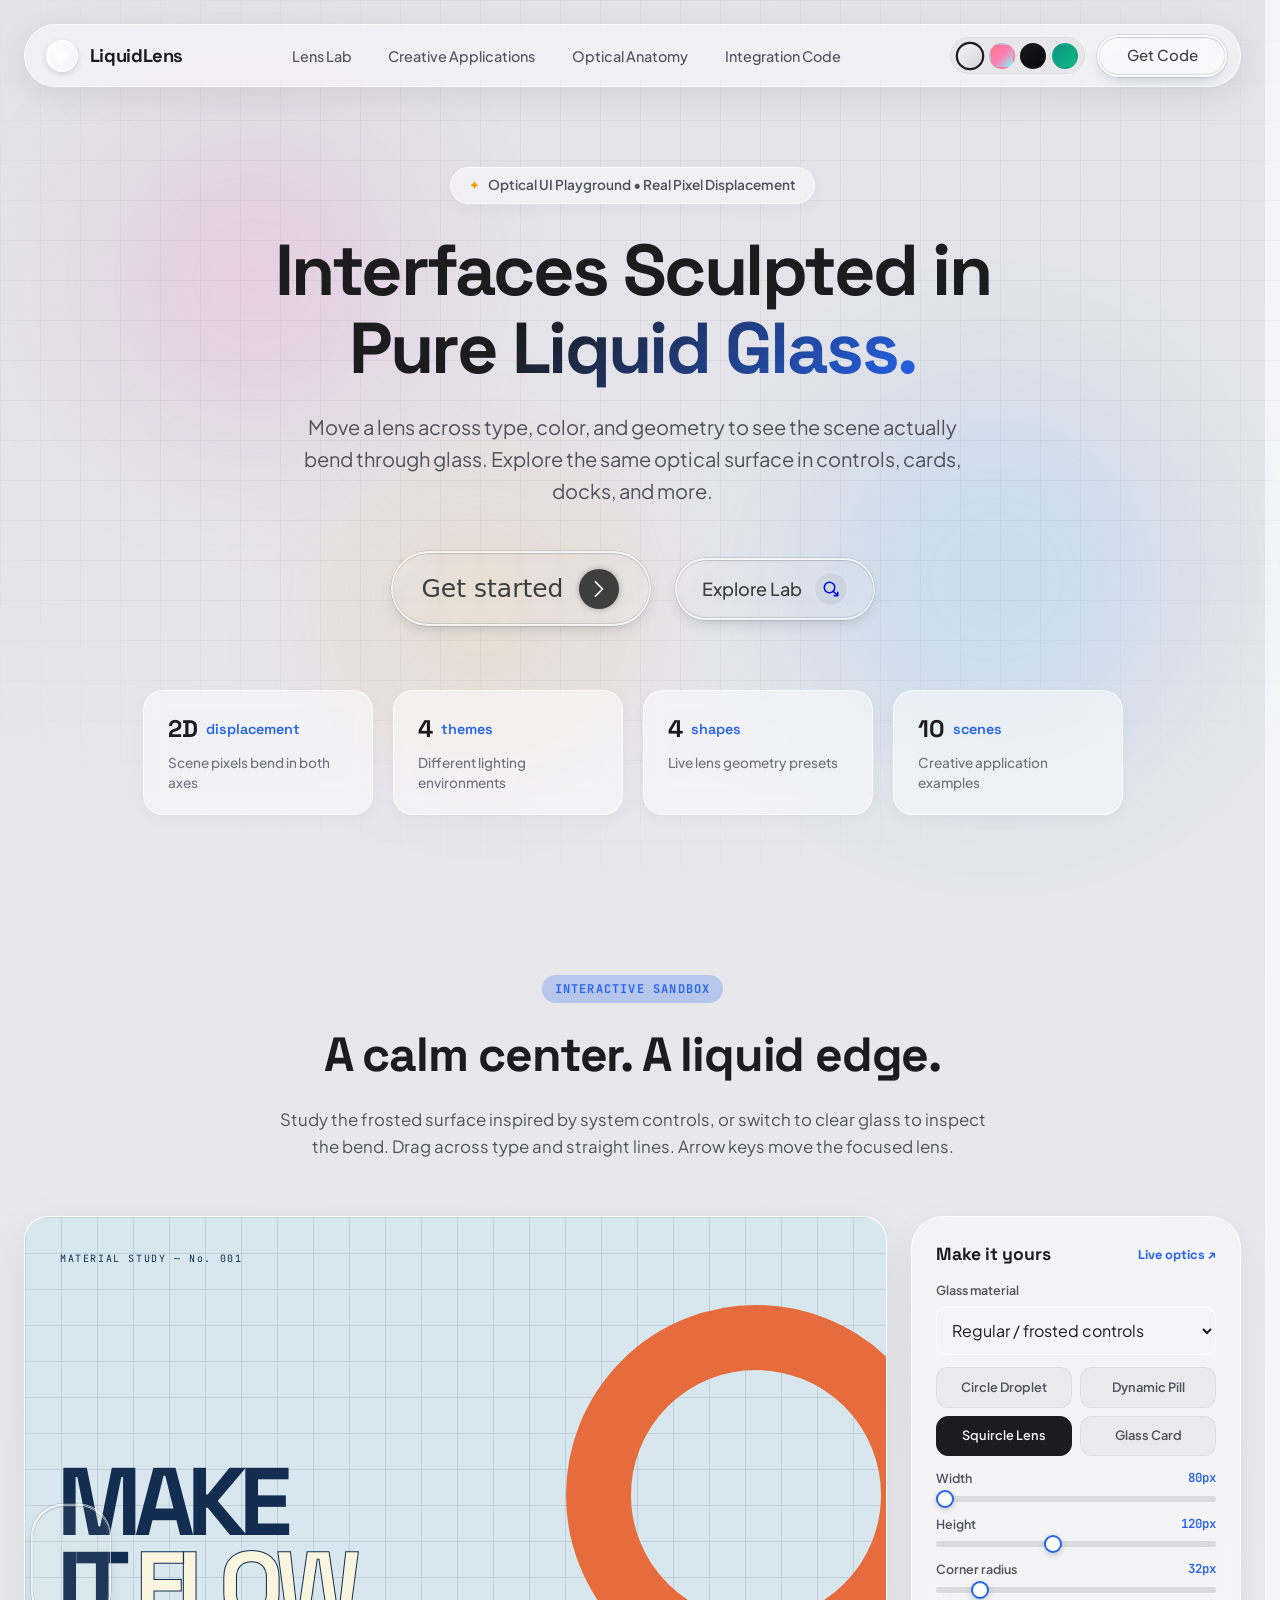
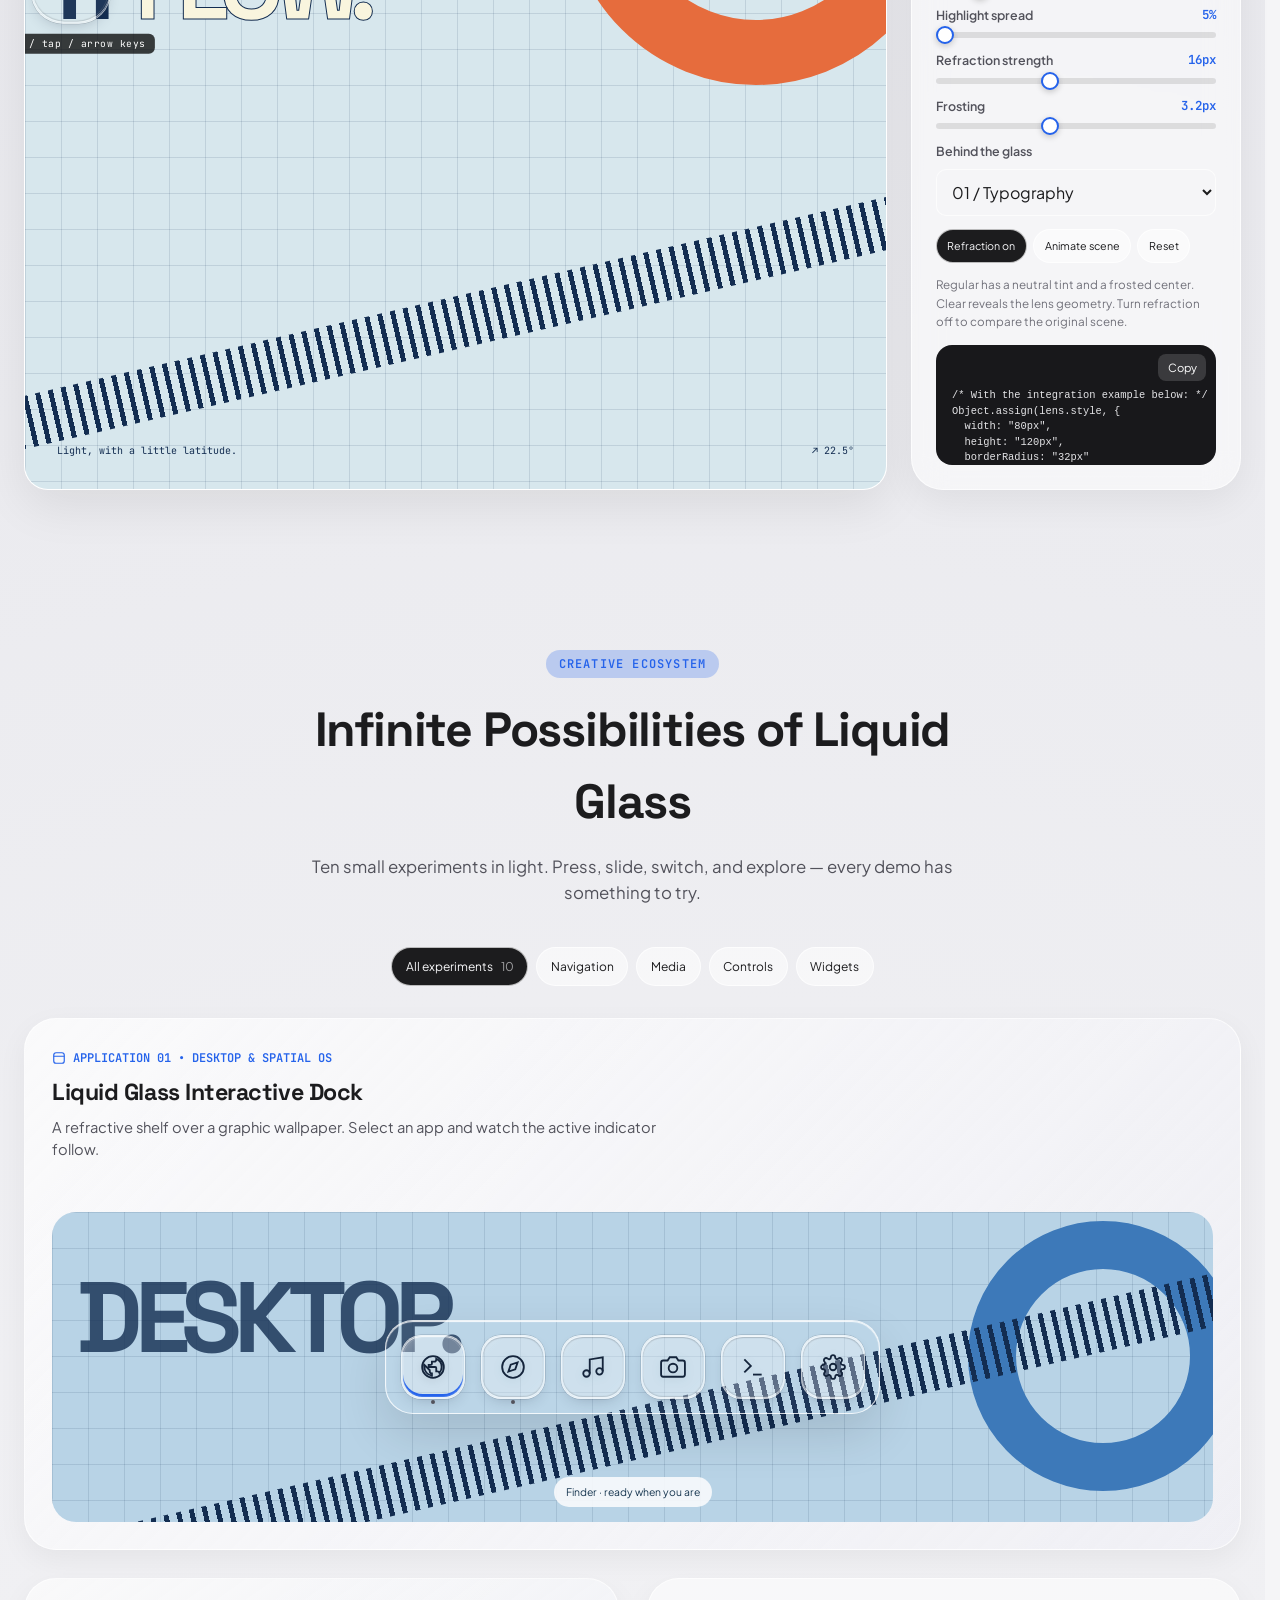
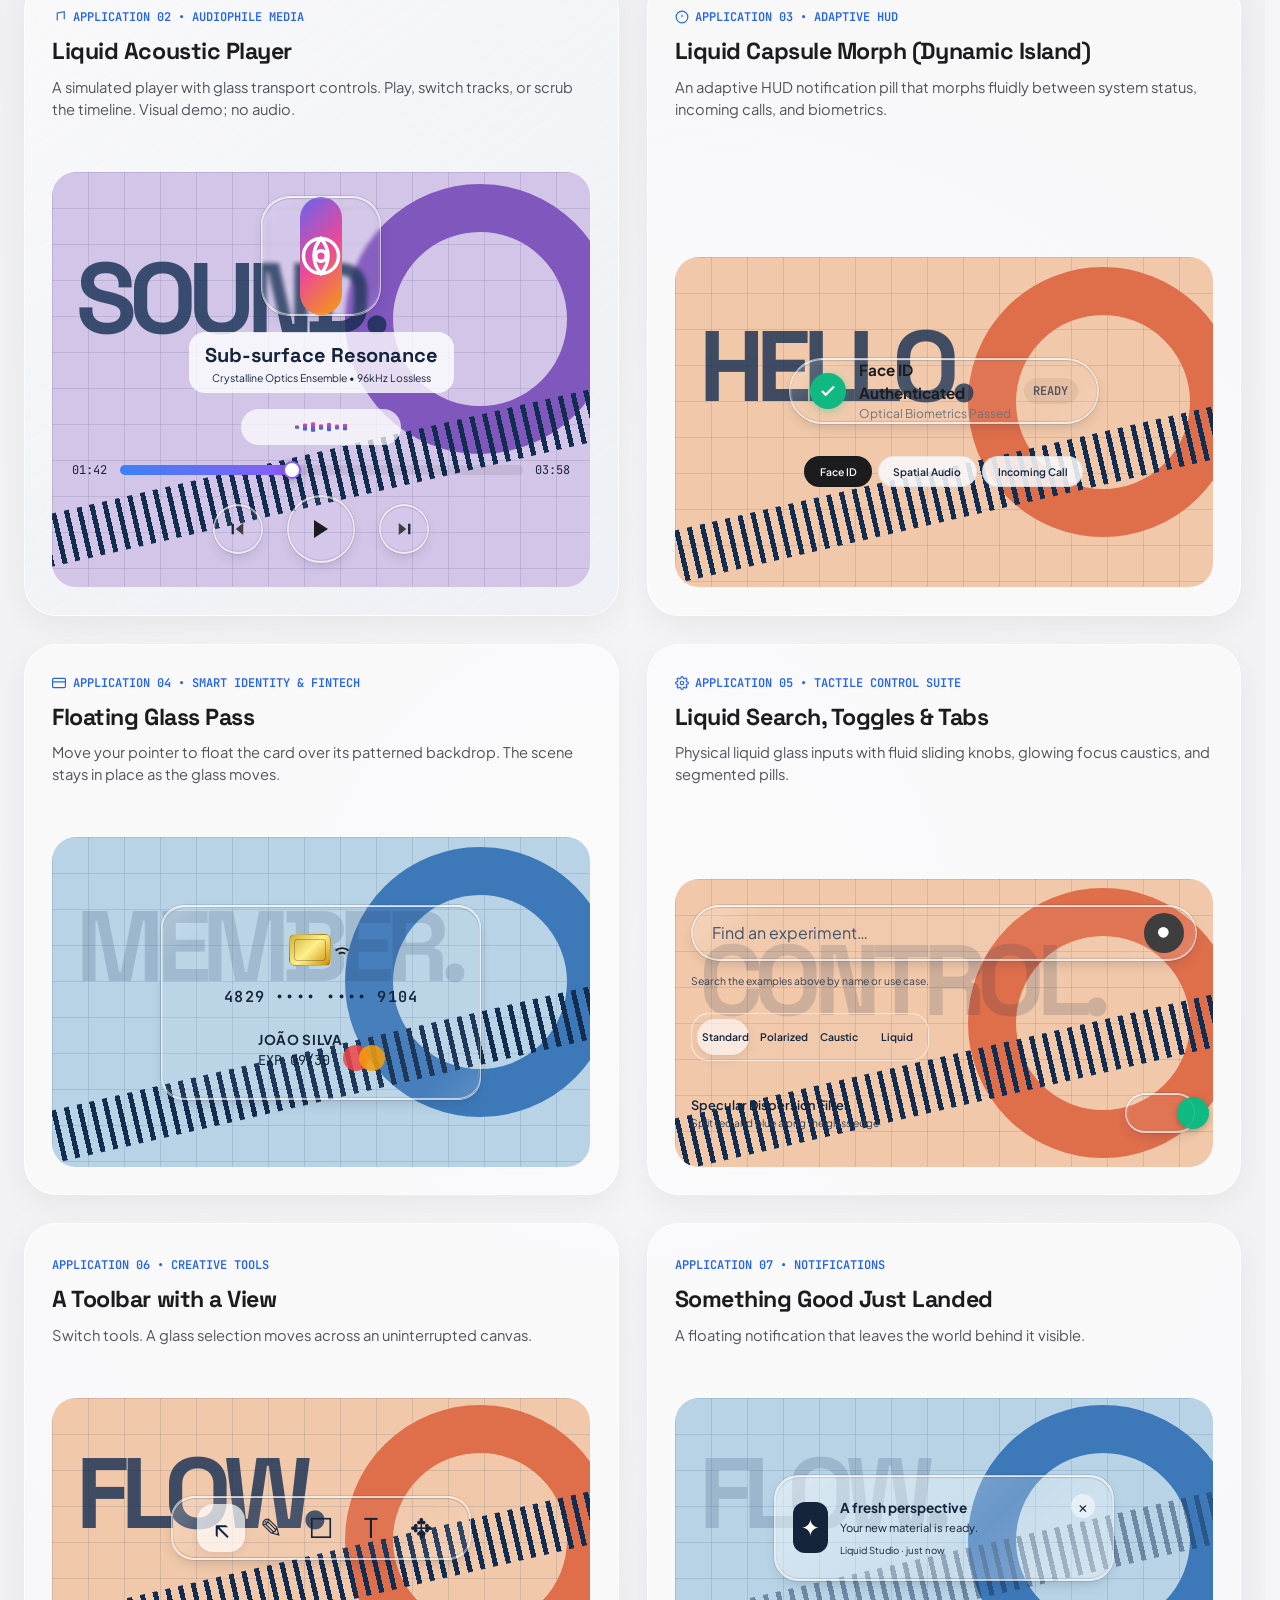
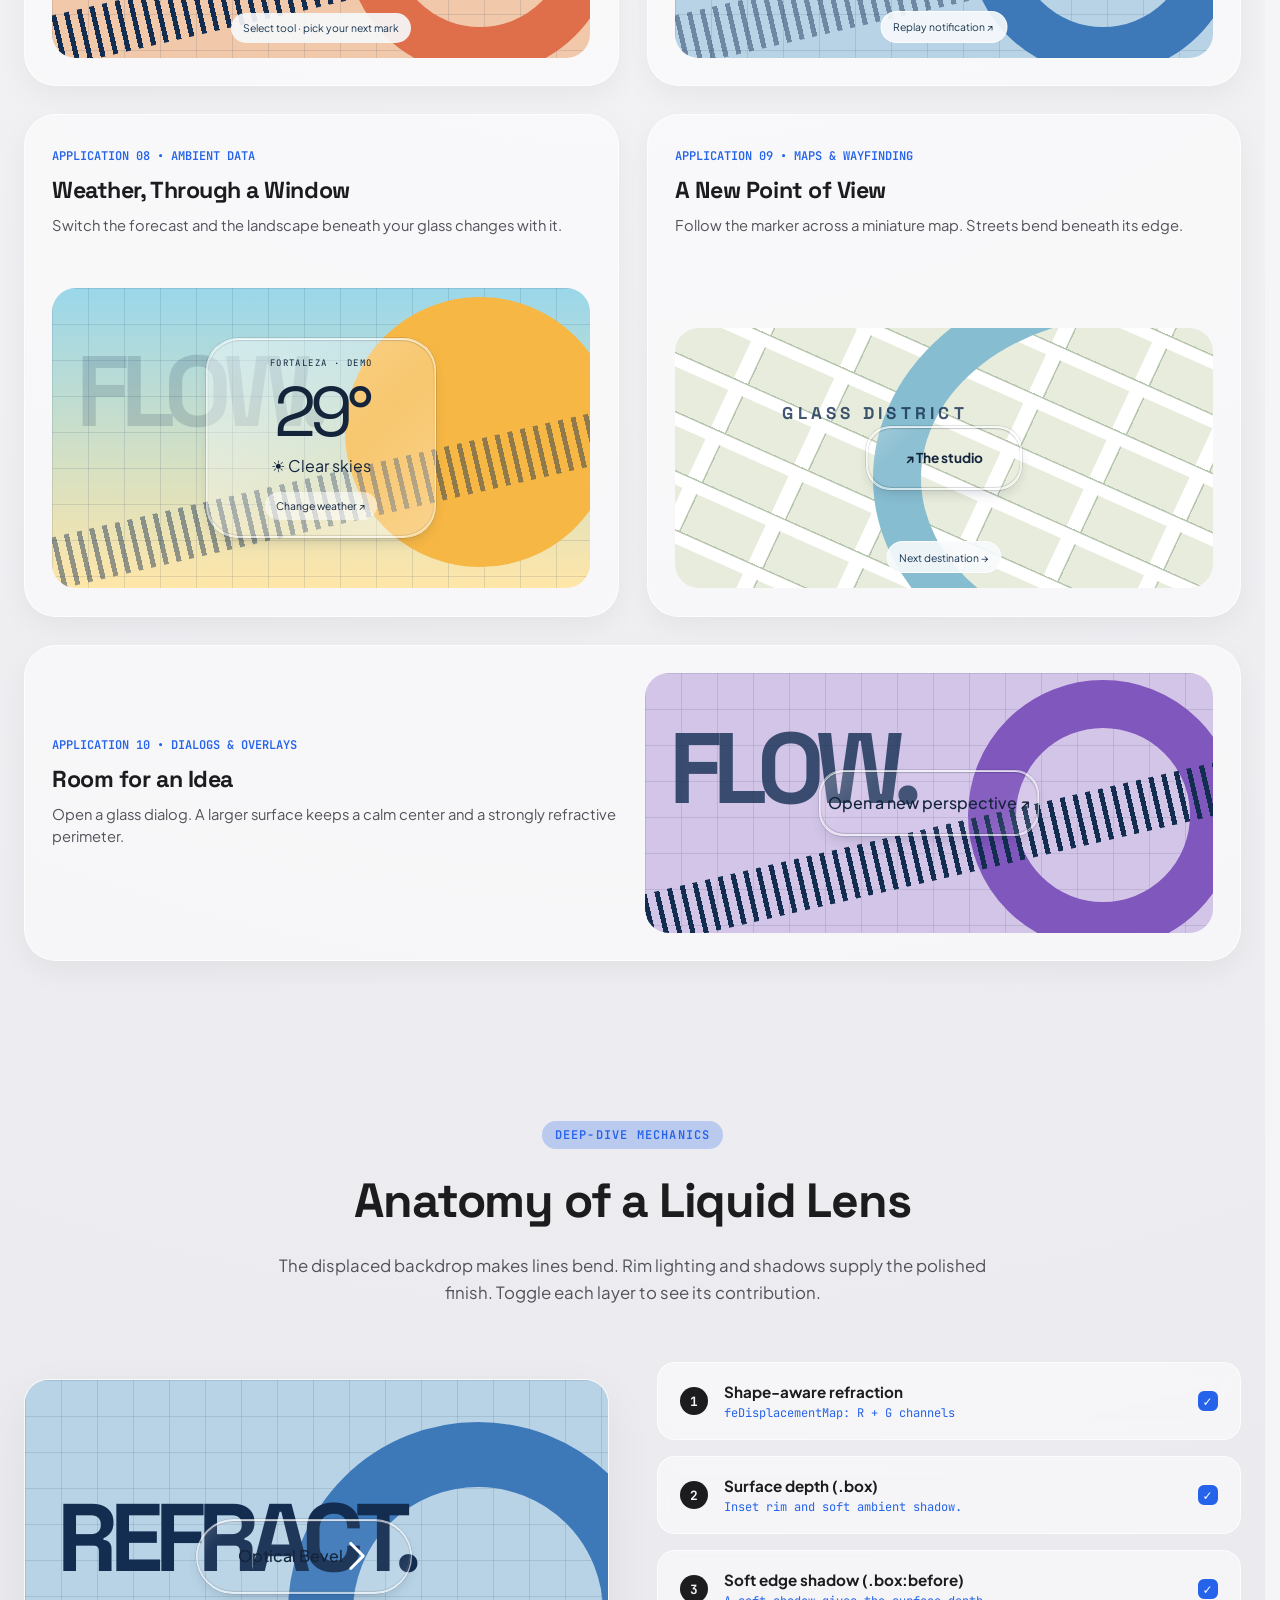
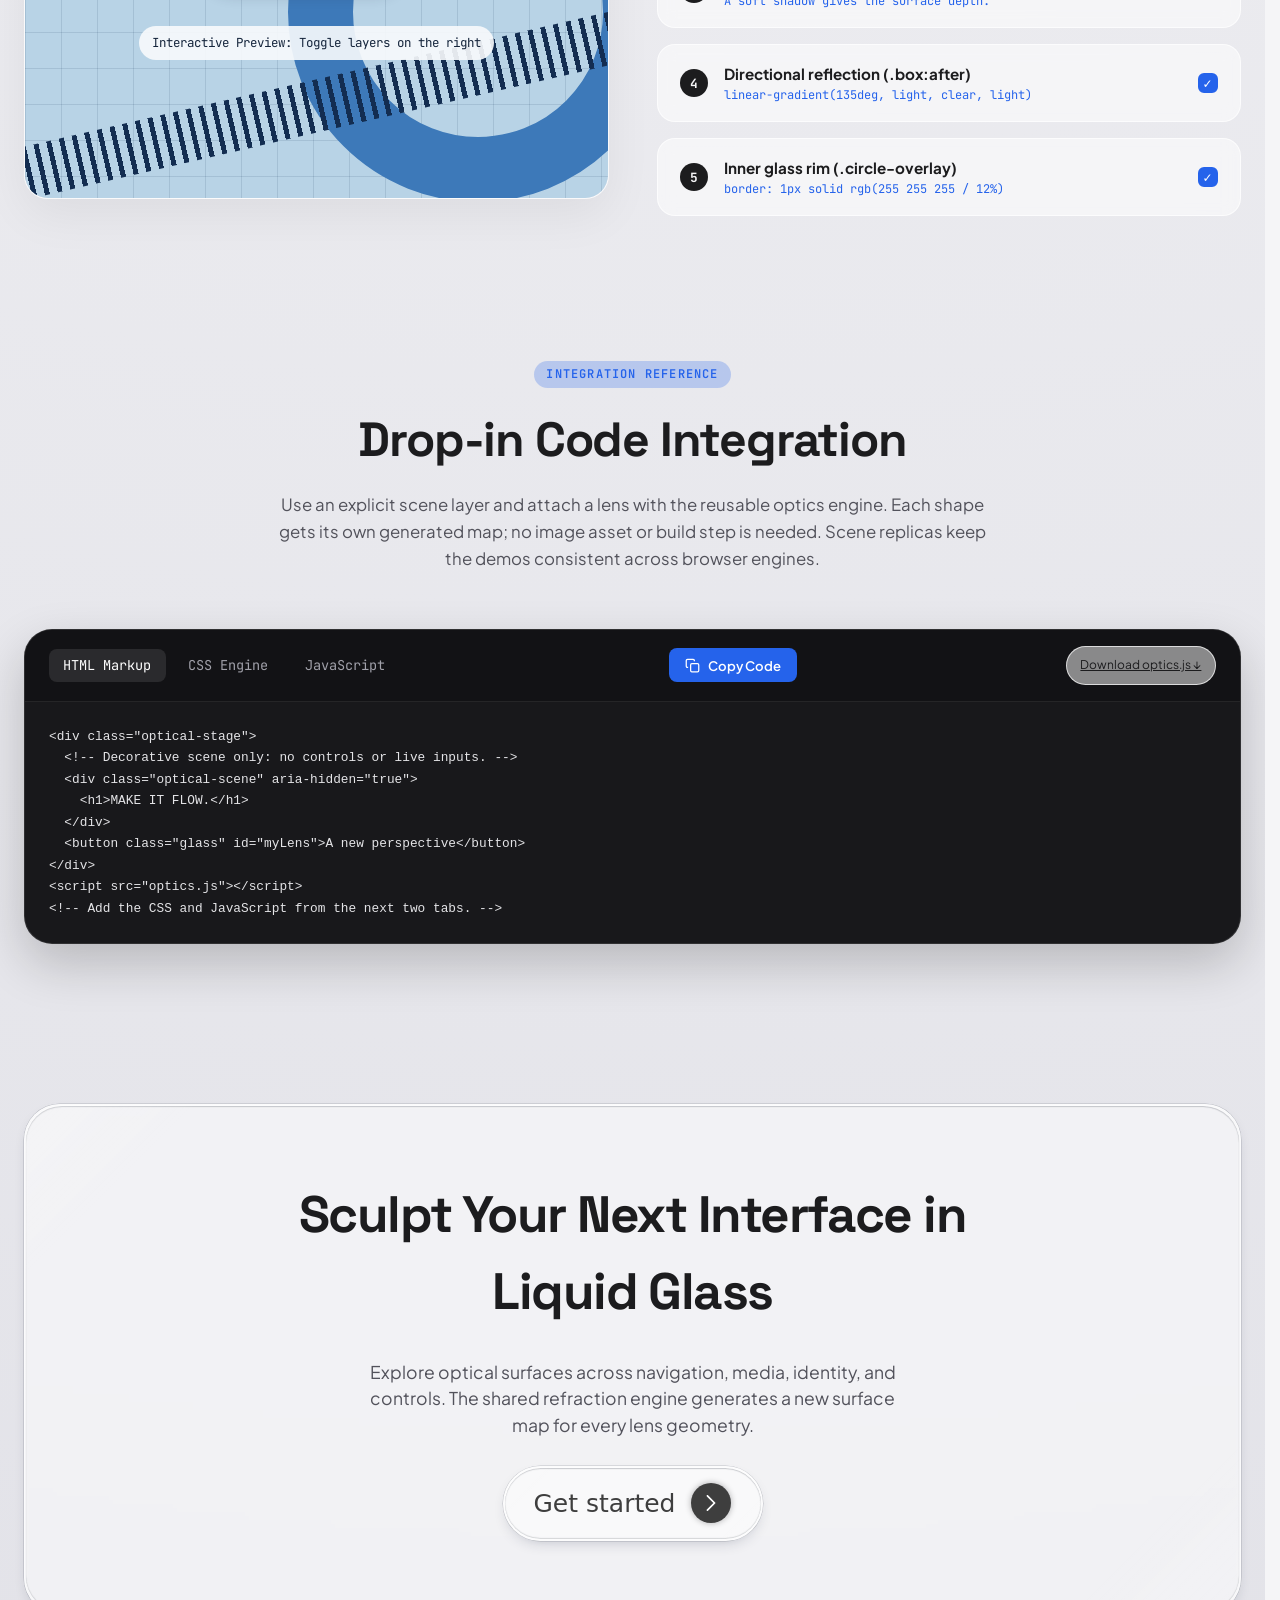
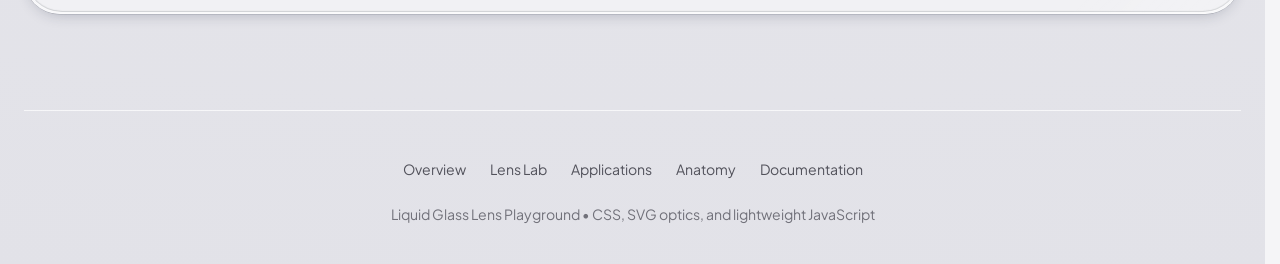
<file: index.html>
<!DOCTYPE html>
<html lang="en" data-theme="studio">
<head>
  <meta charset="UTF-8">
  <meta name="viewport" content="width=device-width, initial-scale=1.0">
  <title>Liquid Glass Lens — Optical Glass UI Design System</title>
  <meta name="description" content="An interactive liquid glass playground with real optical displacement, movable lenses, and creative interface examples.">

  <!-- Google Fonts: Space Grotesk, Plus Jakarta Sans, JetBrains Mono -->
  <link rel="preconnect" href="https://fonts.googleapis.com">
  <link rel="preconnect" href="https://fonts.gstatic.com" crossorigin>
  <link href="https://fonts.googleapis.com/css2?family=JetBrains+Mono:wght@400;500;600&amp;family=Plus+Jakarta+Sans:wght@400;500;600;700&amp;family=Space+Grotesk:wght@600;700;800&amp;display=swap" rel="stylesheet">

  <link rel="stylesheet" href="style.css?v=20261004-6">
</head>
<body>

  <!-- Ambient Lighting & Grid -->
  <div class="ambient-bg" aria-hidden="true">
    <div class="ambient-grid"></div>
    <div class="ambient-orb ambient-orb-1"></div>
    <div class="ambient-orb ambient-orb-2"></div>
    <div class="ambient-orb ambient-orb-3"></div>
  </div>

  <div class="site-wrapper">

    <!-- ==========================================================================
         FLOATING HEADER / NAVIGATION
         ========================================================================== -->
    <header class="site-header">
      <nav class="header-nav" aria-label="Main Navigation">
        <a href="#hero" class="nav-brand">
          <div class="brand-lens-icon"></div>
          <span class="brand-title">LiquidLens</span>
        </a>

        <ul class="nav-menu">
          <li><a href="#lab" class="nav-link">Lens Lab</a></li>
          <li><a href="#showcase" class="nav-link">Creative Applications</a></li>
          <li><a href="#anatomy" class="nav-link">Optical Anatomy</a></li>
          <li><a href="#code" class="nav-link">Integration Code</a></li>
        </ul>

        <div class="nav-actions">
          <!-- Environment Lighting Theme Switcher -->
          <div class="theme-picker" title="Change Environment Lighting">
            <button class="theme-btn theme-btn-studio active" data-set-theme="studio" aria-label="Studio Lighting"></button>
            <button class="theme-btn theme-btn-mesh" data-set-theme="mesh" aria-label="Chromatic Mesh"></button>
            <button class="theme-btn theme-btn-obsidian" data-set-theme="obsidian" aria-label="Obsidian Dark"></button>
            <button class="theme-btn theme-btn-aurora" data-set-theme="aurora" aria-label="Aurora Teal"></button>
          </div>

          <div class="fx-layer header-cta-wrapper">
            <a href="#code" class="box box-sm header-cta-pill" style="--w: 130px; --h: 42px; --tr: 20%;" aria-label="Get Component Code">
              <span class="text">Get Code</span>
              <span class="circle-overlay"></span>
            </a>
          </div>
        </div>
      </nav>
    </header>

    <!-- ==========================================================================
         HERO SECTION
         ========================================================================== -->
    <main>
      <section id="hero" class="hero-section">
        <div class="hero-pill-badge">
          <span class="sparkle">✦</span>
          <span>Optical UI Playground • Real Pixel Displacement</span>
        </div>

        <h1 class="hero-headline">
          Interfaces Sculpted in <br>
          <span class="text-gradient">Pure Liquid Glass.</span>
        </h1>

        <p class="hero-lead">
          Move a lens across type, color, and geometry to see the scene actually bend through glass. Explore the same optical surface in controls, cards, docks, and more.
        </p>

        <!-- Main Hero CTA Group -->
        <div class="hero-cta-group">
          <!-- ORIGINAL SPECIFICATION COMPONENT INTEGRATED RESPONSIBLY -->
          <div class="container fx-layer">
            <div class="top">
              <a href="#lab" class="box start-btn box-hero" style="--w: 260px; --h: 75px; --tr: 15%;" aria-label="Open the lens lab">
                <span class="text">Get started</span>
                <div class="btn-icon">
                  <svg
                    class="svg"
                    viewBox="0 0 1024 1024"
                    version="1.1"
                    xmlns="http://www.w3.org/2000/svg"
                    aria-hidden="true"
                  >
                    <path
                      d="M779.180132 473.232045 322.354755 16.406668c-21.413706-21.413706-56.121182-21.413706-77.534887 0-21.413706 21.413706-21.413706 56.122205 0 77.534887l418.057421 418.057421L244.819868 930.057421c-21.413706 21.413706-21.413706 56.122205 0 77.534887 10.706853 10.706853 24.759917 16.059767 38.767955 16.059767s28.061103-5.353938 38.767955-16.059767L779.180132 550.767955C800.593837 529.35425 800.593837 494.64575 779.180132 473.232045z"
                    ></path>
                  </svg>
                </div>
                <span class="circle-overlay"></span>
              </a>
            </div>
          </div>

          <!-- Secondary Liquid Pill -->
          <div class="fx-layer">
            <a href="#lab" class="box secondary-glass-btn" role="button" aria-label="Explore Interactive Lab">
              <span class="text">Explore Lab</span>
              <div class="btn-icon-ghost">
                <svg width="18" height="18" viewBox="0 0 24 24" fill="none" stroke="currentColor" stroke-width="2" stroke-linecap="round" stroke-linejoin="round">
                  <path d="m21 21-6-6m6 6v-4.8m0 4.8h-4.8"></path>
                  <circle cx="10" cy="10" r="7"></circle>
                </svg>
              </div>
              <span class="circle-overlay"></span>
            </a>
          </div>
        </div>

        <!-- Live Metrics / Spec Tiles -->
        <div class="hero-specs-row">
          <div class="spec-tile">
            <div class="spec-val">2D <span class="unit">displacement</span></div>
            <div class="spec-label">Scene pixels bend in both axes</div>
          </div>
          <div class="spec-tile">
            <div class="spec-val">4 <span class="unit">themes</span></div>
            <div class="spec-label">Different lighting environments</div>
          </div>
          <div class="spec-tile">
            <div class="spec-val">4 <span class="unit">shapes</span></div>
            <div class="spec-label">Live lens geometry presets</div>
          </div>
          <div class="spec-tile">
            <div class="spec-val">10 <span class="unit">scenes</span></div>
            <div class="spec-label">Creative application examples</div>
          </div>
        </div>
      </section>

      <!-- ==========================================================================
           SECTION 1: THE INTERACTIVE LIQUID LENS LABORATORY (HERO PLAYGROUND)
           ========================================================================== -->
      <section id="lab" class="section-container">
        <div class="section-header">
          <span class="section-tag">Interactive Sandbox</span>
          <h2 class="section-title">A calm center. A liquid edge.</h2>
          <p class="section-subtitle">
            Study the frosted surface inspired by system controls, or switch to clear glass to inspect the bend. Drag across type and straight lines. Arrow keys move the focused lens.
          </p>
        </div>

        <div class="lens-lab-grid">
          <!-- The Interactive Canvas -->
          <div class="lens-canvas-viewport optical-stage" id="lensCanvas">
            <div class="optical-scene lab-art" data-scene="type" aria-hidden="true">
              <div class="scene-grid"></div><div class="scene-orbit"></div>
              <div class="scene-kicker">MATERIAL STUDY — No. 001</div>
              <div class="scene-type">MAKE<br>IT <em>FLOW.</em></div>
              <div class="scene-stripe"></div>
              <div class="scene-caption"><span>Light, with a little latitude.</span><span>↗ 22.5°</span></div>
            </div>
            <!-- The Draggable Interactive Lens Element -->
            <div class="fx-layer interactive-lens-element" id="activeInteractiveLens">
              <div class="box" id="lensBox" role="group" tabindex="0" aria-label="Movable glass lens. Use arrow keys to move; Shift for larger steps." style="--w: 220px; --h: 120px; --r: 32px; --tr: 5%;">
                <span class="circle-overlay"></span>
              </div>
              <div class="lens-badge-label">Drag / tap / arrow keys</div>
            </div>
          </div>

          <!-- Controls Panel -->
          <div class="lens-controls-panel">
            <div class="panel-title">
              <span>Make it yours</span>
              <span style="font-size: 0.8rem; color: var(--accent-color);">Live optics ↗</span>
            </div>

            <div class="control-group">
              <label class="control-label" for="materialSelect">Glass material</label>
              <select id="materialSelect"><option value="regular">Regular / frosted controls</option><option value="clear">Clear / optical study</option></select>
            </div>

            <!-- Preset Shapes -->
            <div class="preset-shape-selector">
              <button class="shape-btn" data-preset="circle">Circle Droplet</button>
              <button class="shape-btn" data-preset="pill">Dynamic Pill</button>
              <button class="shape-btn active" data-preset="squircle">Squircle Lens</button>
              <button class="shape-btn" data-preset="card">Glass Card</button>
            </div>

            <!-- Slider: Width -->
            <div class="control-group">
              <div class="control-label">
                <label for="sliderWidth">Width</label>
                <span class="val-display" id="valWidth">220px</span>
              </div>
              <input type="range" class="range-slider" id="sliderWidth" min="80" max="380" value="220">
            </div>

            <!-- Slider: Height -->
            <div class="control-group">
              <div class="control-label">
                <label for="sliderHeight">Height</label>
                <span class="val-display" id="valHeight">120px</span>
              </div>
              <input type="range" class="range-slider" id="sliderHeight" min="50" max="220" value="120">
            </div>

            <!-- Slider: Curvature Radius -->
            <div class="control-group">
              <div class="control-label">
                <label for="sliderRadius">Corner radius</label>
                <span class="val-display" id="valRadius">32px</span>
              </div>
              <input type="range" class="range-slider" id="sliderRadius" min="8" max="190" value="32">
            </div>

            <!-- Slider: Refraction Threshold -->
            <div class="control-group">
              <div class="control-label">
                <label for="sliderTr">Highlight spread</label>
                <span class="val-display" id="valTr">5%</span>
              </div>
              <input type="range" class="range-slider" id="sliderTr" min="5" max="45" value="5">
            </div>

            <div class="control-group">
              <div class="control-label">
                <label for="sliderStrength">Refraction strength</label>
                <span class="val-display" id="valStrength">16px</span>
              </div>
              <input type="range" class="range-slider" id="sliderStrength" min="0" max="40" value="16">
            </div>

            <div class="control-group">
              <div class="control-label"><label for="sliderBlur">Frosting</label><span class="val-display" id="valBlur">3.2px</span></div>
              <input type="range" class="range-slider" id="sliderBlur" min="0" max="8" step="0.1" value="3.2">
            </div>
            <div class="control-group">
              <label class="control-label" for="sceneSelect">Behind the glass</label>
              <select id="sceneSelect"><option value="type">01 / Typography</option><option value="grid">02 / Precision grid</option><option value="art">03 / Color field</option></select>
            </div>
            <div class="lab-actions">
              <button class="utility-btn active" id="compareRefraction" aria-pressed="true">Refraction on</button>
              <button class="utility-btn" id="animateScene" aria-pressed="false">Animate scene</button>
              <button class="utility-btn" id="resetLens">Reset</button>
            </div>
            <p class="lab-hint">Regular has a neutral tint and a frosted center. Clear reveals the lens geometry. Turn refraction off to compare the original scene.</p>
            <!-- Live Code Snippet Output -->
            <div class="live-css-snippet">
              <button class="btn-copy-live-css" id="btnCopyLiveCss">Copy</button>
              <pre id="liveSnippetText">.box {
  --w: 220px;
  --h: 120px;
  --r: 32px;
  --tr: 15%;
}
/* SVG displacement scale: 0.16 */</pre>
            </div>
          </div>
        </div>
      </section>

      <!-- ==========================================================================
           SECTION 2: CREATIVE APPLICATIONS GALLERY (THE COMPREHENSIVE BENTO GRID)
           ========================================================================== -->
      <section id="showcase" class="section-container">
        <div class="section-header">
          <span class="section-tag">Creative Ecosystem</span>
          <h2 class="section-title">Infinite Possibilities of Liquid Glass</h2>
          <p class="section-subtitle">
            Ten small experiments in light. Press, slide, switch, and explore — every demo has something to try.
          </p>
        </div>

        <div class="gallery-filter" aria-label="Filter applications">
          <button class="utility-btn active" data-category="all" aria-pressed="true">All experiments <span>10</span></button>
          <button class="utility-btn" data-category="navigation" aria-pressed="false">Navigation</button>
          <button class="utility-btn" data-category="media" aria-pressed="false">Media</button>
          <button class="utility-btn" data-category="controls" aria-pressed="false">Controls</button>
          <button class="utility-btn" data-category="widgets" aria-pressed="false">Widgets</button>
        </div>
        <div class="bento-grid-container">

          <!-- APPLICATION 1: The visionOS / macOS Liquid Glass Dock -->
          <article id="demo-dock" class="bento-item bento-dock-app" data-category="navigation">
            <div class="bento-header">
              <span class="bento-app-tag">
                <svg width="14" height="14" viewBox="0 0 24 24" fill="none" stroke="currentColor" stroke-width="2"><rect x="3" y="3" width="18" height="18" rx="4"></rect><path d="M3 9h18"></path></svg>
                Application 01 • Desktop & Spatial OS
              </span>
              <h3 class="bento-item-title">Liquid Glass Interactive Dock</h3>
              <p class="bento-item-desc">
                A refractive shelf over a graphic wallpaper. Select an app and watch the active indicator follow.
              </p>
            </div>

            <div class="dock-stage-wrapper optical-stage" data-optical-stage>
              <div class="fx-layer">
                <div class="liquid-dock-shelf" id="liquidDock">
                  <!-- Dock Item 1: Finder -->
                  <div class="box dock-icon-capsule" role="button" tabindex="0">
                    <span class="dock-tooltip">Finder</span>
                    <svg viewBox="0 0 24 24"><path d="M12 2C6.48 2 2 6.48 2 12s4.48 10 10 10 10-4.48 10-10S17.52 2 12 2zm-1 17.93c-3.95-.49-7-3.85-7-7.93 0-.62.08-1.21.21-1.79L9 15v1c0 1.1.9 2 2 2v1.93zm6.9-2.54c-.26-.81-1-1.39-1.9-1.39h-1v-3c0-.55-.45-1-1-1H8v-2h2c.55 0 1-.45 1-1V7h2c1.1 0 2-.9 2-2v-.41c2.93 1.19 5 4.06 5 7.41 0 2.08-.8 3.97-2.1 5.39z"/></svg>
                    <div class="dock-dot"></div>
                    <span class="circle-overlay"></span>
                  </div>

                  <!-- Dock Item 2: Browser -->
                  <div class="box dock-icon-capsule" role="button" tabindex="0">
                    <span class="dock-tooltip">Safari Browser</span>
                    <svg viewBox="0 0 24 24"><circle cx="12" cy="12" r="10"/><polygon points="16.24 7.76 14.12 14.12 7.76 16.24 9.88 9.88 16.24 7.76"/></svg>
                    <div class="dock-dot"></div>
                    <span class="circle-overlay"></span>
                  </div>

                  <!-- Dock Item 3: Music -->
                  <div class="box dock-icon-capsule" role="button" tabindex="0">
                    <span class="dock-tooltip">Audio Engine</span>
                    <svg viewBox="0 0 24 24"><path d="M9 18V5l12-2v13"/><circle cx="6" cy="18" r="3"/><circle cx="18" cy="16" r="3"/></svg>
                    <span class="circle-overlay"></span>
                  </div>

                  <!-- Dock Item 4: Camera -->
                  <div class="box dock-icon-capsule" role="button" tabindex="0">
                    <span class="dock-tooltip">Lens Camera</span>
                    <svg viewBox="0 0 24 24"><path d="M23 19a2 2 0 0 1-2 2H3a2 2 0 0 1-2-2V8a2 2 0 0 1 2-2h4l2-3h6l2 3h4a2 2 0 0 1 2 2z"/><circle cx="12" cy="13" r="4"/></svg>
                    <span class="circle-overlay"></span>
                  </div>

                  <!-- Dock Item 5: Terminal -->
                  <div class="box dock-icon-capsule" role="button" tabindex="0">
                    <span class="dock-tooltip">Terminal CLI</span>
                    <svg viewBox="0 0 24 24"><polyline points="4 17 10 11 4 5"/><line x1="12" y1="19" x2="20" y2="19"/></svg>
                    <span class="circle-overlay"></span>
                  </div>

                  <!-- Dock Item 6: Preferences -->
                  <div class="box dock-icon-capsule" role="button" tabindex="0">
                    <span class="dock-tooltip">System Controls</span>
                    <svg viewBox="0 0 24 24"><circle cx="12" cy="12" r="3"/><path d="M19.4 15a1.65 1.65 0 0 0 .33 1.82l.06.06a2 2 0 0 1 0 2.83 2 2 0 0 1-2.83 0l-.06-.06a1.65 1.65 0 0 0-1.82-.33 1.65 1.65 0 0 0-1 1.51V21a2 2 0 0 1-2 2 2 2 0 0 1-2-2v-.09A1.65 1.65 0 0 0 9 19.4a1.65 1.65 0 0 0-1.82.33l-.06.06a2 2 0 0 1-2.83 0 2 2 0 0 1 0-2.83l.06-.06a1.65 1.65 0 0 0 .33-1.82 1.65 1.65 0 0 0-1.51-1H3a2 2 0 0 1-2-2 2 2 0 0 1 2-2h.09A1.65 1.65 0 0 0 4.6 9a1.65 1.65 0 0 0-.33-1.82l-.06-.06a2 2 0 0 1 0-2.83 2 2 0 0 1 2.83 0l.06.06a1.65 1.65 0 0 0 1.82.33H9a1.65 1.65 0 0 0 1-1.51V3a2 2 0 0 1 2-2 2 2 0 0 1 2 2v.09a1.65 1.65 0 0 0 1 1.51 1.65 1.65 0 0 0 1.82-.33l.06-.06a2 2 0 0 1 2.83 0 2 2 0 0 1 0 2.83l-.06.06a1.65 1.65 0 0 0-.33 1.82V9a1.65 1.65 0 0 0 1.51 1H21a2 2 0 0 1 2 2 2 2 0 0 1-2 2h-.09a1.65 1.65 0 0 0-1.51 1z"/></svg>
                    <span class="circle-overlay"></span>
                  </div>
                </div>
              </div>
            </div>
          </article>

          <!-- APPLICATION 2: Audiophile Liquid Glass Media Player -->
          <article id="demo-player" class="bento-item bento-media-app" data-category="media">
            <div class="bento-header">
              <span class="bento-app-tag">
                <svg width="14" height="14" viewBox="0 0 24 24" fill="none" stroke="currentColor" stroke-width="2"><path d="M9 18V5l12-2v13"></path></svg>
                Application 02 • Audiophile Media
              </span>
              <h3 class="bento-item-title">Liquid Acoustic Player</h3>
              <p class="bento-item-desc">
                A simulated player with glass transport controls. Play, switch tracks, or scrub the timeline. Visual demo; no audio.
              </p>
            </div>

            <div class="player-stage optical-stage" data-optical-stage>
              <!-- Album Artwork framed in squircle glass -->
              <div class="fx-layer">
                <div class="box album-lens-holder" style="--w: 120px; --h: 120px; --r: 28px; --tr: 15%;">
                  <div style="width: 100%; height: 100%; background: linear-gradient(135deg, #6366f1, #ec4899, #f59e0b); border-radius: 26px; display: grid; place-items: center; color: #fff;">
                    <svg width="42" height="42" viewBox="0 0 24 24" fill="none" stroke="currentColor" stroke-width="2"><circle cx="12" cy="12" r="10"/><circle cx="12" cy="12" r="3"/><path d="M12 2a15.3 15.3 0 0 1 4 10 15.3 15.3 0 0 1-4 10 15.3 15.3 0 0 1-4-10 15.3 15.3 0 0 1 4-10z"/></svg>
                  </div>
                  <span class="circle-overlay"></span>
                </div>
              </div>

              <!-- Track Metadata -->
              <div class="track-meta">
                <div class="track-title">Sub-surface Resonance</div>
                <div class="track-artist">Crystalline Optics Ensemble • 96kHz Lossless</div>
              </div>

              <!-- Waveform Visualizer -->
              <div class="sound-wave-bars" id="audioWaveBars" aria-hidden="true">
                <div class="sound-bar"></div>
                <div class="sound-bar"></div>
                <div class="sound-bar"></div>
                <div class="sound-bar"></div>
                <div class="sound-bar"></div>
                <div class="sound-bar"></div>
                <div class="sound-bar"></div>
              </div>

              <!-- Interactive Glass Scrubber -->
              <div class="player-scrubber-row">
                <span id="elapsedTime">01:42</span>
                <div class="scrubber-track-container" id="scrubberTrack" role="slider" tabindex="0" aria-label="Playback position" aria-valuemin="0" aria-valuemax="238" aria-valuenow="102">
                  <div class="scrubber-fill" id="scrubberFill"></div>
                  <div class="scrubber-bead" id="scrubberBead"></div>
                </div>
                <span id="durationTime">03:58</span>
              </div>

              <!-- Media Transport Controls (Circular Glass Lenses) -->
              <div class="player-controls-row fx-layer">
                <!-- Prev Button -->
                <button class="box box-circle ctrl-btn-small" style="--w: 50px; --h: 50px; --tr: 20%;" aria-label="Previous Track">
                  <svg viewBox="0 0 24 24"><polygon points="19 20 9 12 19 4 19 20"></polygon><line x1="5" y1="19" x2="5" y2="5" stroke="currentColor" stroke-width="3"></line></svg>
                  <span class="circle-overlay"></span>
                </button>

                <!-- Play / Pause Button -->
                <button class="box box-circle ctrl-btn-play" id="btnPlayPause" style="--w: 68px; --h: 68px; --tr: 15%;" aria-label="Play or Pause">
                  <svg viewBox="0 0 24 24" id="playIconSvg"><polygon points="5 3 19 12 5 21 5 3"></polygon></svg>
                  <span class="circle-overlay"></span>
                </button>

                <!-- Next Button -->
                <button class="box box-circle ctrl-btn-small" style="--w: 50px; --h: 50px; --tr: 20%;" aria-label="Next Track">
                  <svg viewBox="0 0 24 24"><polygon points="5 4 15 12 5 20 5 4"></polygon><line x1="19" y1="5" x2="19" y2="19" stroke="currentColor" stroke-width="3"></line></svg>
                  <span class="circle-overlay"></span>
                </button>
              </div>
            </div>
          </article>

          <!-- APPLICATION 3: Dynamic Island / Glass Capsule Alerts -->
          <article id="demo-capsule" class="bento-item bento-island-app" data-category="widgets">
            <div class="bento-header">
              <span class="bento-app-tag">
                <svg width="14" height="14" viewBox="0 0 24 24" fill="none" stroke="currentColor" stroke-width="2"><circle cx="12" cy="12" r="10"></circle><line x1="12" y1="8" x2="12" y2="12"></line><line x1="12" y1="16" x2="12.01" y2="16"></line></svg>
                Application 03 • Adaptive HUD
              </span>
              <h3 class="bento-item-title">Liquid Capsule Morph (Dynamic Island)</h3>
              <p class="bento-item-desc">
                An adaptive HUD notification pill that morphs fluidly between system status, incoming calls, and biometrics.
              </p>
            </div>

            <div class="island-demo-stage optical-stage" data-optical-stage>
              <!-- Morphing Glass Capsule -->
              <div class="fx-layer">
                <div class="box dynamic-capsule-lens" id="morphingCapsule" style="--w: 310px; --h: 66px; --tr: 16%;">
                  
                  <!-- State 1: Biometric -->
                  <div class="capsule-content-state active" id="stateBio">
                    <div class="capsule-badge-icon" style="background:#10b981;">
                      <svg width="18" height="18" viewBox="0 0 24 24" fill="none" stroke="currentColor" stroke-width="3"><polyline points="20 6 9 17 4 12"></polyline></svg>
                    </div>
                    <div class="capsule-info">
                      <div class="capsule-primary-text">Face ID Authenticated</div>
                      <div class="capsule-secondary-text">Optical Biometrics Passed</div>
                    </div>
                    <span class="capsule-action-tag">READY</span>
                  </div>

                  <!-- State 2: Spatial Audio -->
                  <div class="capsule-content-state" id="stateAudio">
                    <div class="capsule-badge-icon" style="background:#3b82f6;">
                      <svg width="18" height="18" viewBox="0 0 24 24" fill="none" stroke="currentColor" stroke-width="2"><path d="M12 2a3 3 0 0 0-3 3v7a3 3 0 0 0 6 0V5a3 3 0 0 0-3-3Z"/><path d="M19 10v2a7 7 0 0 1-14 0v-2"/></svg>
                    </div>
                    <div class="capsule-info">
                      <div class="capsule-primary-text">Spatial Audio Connected</div>
                      <div class="capsule-secondary-text">Head Tracking Enabled</div>
                    </div>
                    <span class="capsule-action-tag">ANC ON</span>
                  </div>

                  <!-- State 3: Incoming Call -->
                  <div class="capsule-content-state" id="stateCall">
                    <div class="capsule-badge-icon" style="background:#f59e0b;">
                      <svg width="18" height="18" viewBox="0 0 24 24" fill="none" stroke="currentColor" stroke-width="2"><path d="M22 16.92v3a2 2 0 0 1-2.18 2 19.79 19.79 0 0 1-8.63-3.07 19.5 19.5 0 0 1-6-6 19.79 19.79 0 0 1-3.07-8.67A2 2 0 0 1 4.11 2h3a2 2 0 0 1 2 1.72 12.84 12.84 0 0 0 .7 2.81 2 2 0 0 1-.45 2.11L8.09 9.91a16 16 0 0 0 6 6l1.27-1.27a2 2 0 0 1 2.11-.45 12.84 12.84 0 0 0 2.81.7A2 2 0 0 1 22 16.92z"/></svg>
                    </div>
                    <div class="capsule-info">
                      <div class="capsule-primary-text">Cupertino Labs</div>
                      <div class="capsule-secondary-text">Design System Review...</div>
                    </div>
                    <span class="capsule-action-tag" style="color:#ef4444;">ACTIVE</span>
                  </div>

                  <span class="circle-overlay"></span>
                </div>
              </div>

              <!-- Capsule Trigger Buttons -->
              <div class="island-states-nav">
                <button class="island-trigger-btn active" data-state="stateBio">Face ID</button>
                <button class="island-trigger-btn" data-state="stateAudio">Spatial Audio</button>
                <button class="island-trigger-btn" data-state="stateCall">Incoming Call</button>
              </div>
            </div>
          </article>

          <!-- APPLICATION 4: FinTech Holographic 3D Glass Smart Card -->
          <article id="demo-card" class="bento-item bento-card-app" data-category="widgets">
            <div class="bento-header">
              <span class="bento-app-tag">
                <svg width="14" height="14" viewBox="0 0 24 24" fill="none" stroke="currentColor" stroke-width="2"><rect x="1" y="4" width="22" height="16" rx="2" ry="2"></rect><line x1="1" y1="10" x2="23" y2="10"></line></svg>
                Application 04 • Smart Identity & FinTech
              </span>
              <h3 class="bento-item-title">Floating Glass Pass</h3>
              <p class="bento-item-desc">
                Move your pointer to float the card over its patterned backdrop. The scene stays in place as the glass moves.
              </p>
            </div>

            <div class="card-tilt-container optical-stage" id="cardTiltStage" data-optical-stage>
              <div class="fx-layer">
                <div class="box holographic-glass-card" id="tiltGlassCard" style="--w: 320px; --h: 195px; --r: 22px; --tr: 12%;">
                  <!-- Top Row -->
                  <div class="card-top-row">
                    <div class="emv-chip"></div>
                    <svg class="contactless-icon" viewBox="0 0 24 24" fill="none" stroke="currentColor" stroke-width="2"><path d="M5 12.55a11 11 0 0 1 14.08 0"/><path d="M8.53 16.11a6 6 0 0 1 6.95 0"/><line x1="12" y1="20" x2="12.01" y2="20" stroke-width="3"/></svg>
                  </div>

                  <!-- Middle: Card Number -->
                  <div class="card-number">4829 •••• •••• 9104</div>

                  <!-- Bottom: Cardholder info & Brand -->
                  <div class="card-bottom-row">
                    <div>
                      <div class="card-holder-name">JOÃO SILVA</div>
                      <div class="card-expiry">EXP 09/30</div>
                    </div>
                    <div class="card-brand-logo">
                      <div class="card-brand-circle brand-red"></div>
                      <div class="card-brand-circle brand-yellow"></div>
                    </div>
                  </div>

                  <span class="circle-overlay"></span>
                </div>
              </div>
            </div>
          </article>

          <!-- APPLICATION 5: Form Suite & Physical Glass Controls -->
          <article id="demo-controls" class="bento-item bento-controls-app" data-category="controls">
            <div class="bento-header">
              <span class="bento-app-tag">
                <svg width="14" height="14" viewBox="0 0 24 24" fill="none" stroke="currentColor" stroke-width="2"><circle cx="12" cy="12" r="3"></circle><path d="M19.4 15a1.65 1.65 0 0 0 .33 1.82l.06.06a2 2 0 0 1 0 2.83 2 2 0 0 1-2.83 0l-.06-.06a1.65 1.65 0 0 0-1.82-.33 1.65 1.65 0 0 0-1 1.51V21a2 2 0 0 1-2 2 2 2 0 0 1-2-2v-.09A1.65 1.65 0 0 0 9 19.4a1.65 1.65 0 0 0-1.82.33l-.06.06a2 2 0 0 1-2.83 0 2 2 0 0 1 0-2.83l.06-.06a1.65 1.65 0 0 0 .33-1.82 1.65 1.65 0 0 0-1.51-1H3a2 2 0 0 1-2-2 2 2 0 0 1 2-2h.09A1.65 1.65 0 0 0 4.6 9a1.65 1.65 0 0 0-.33-1.82l-.06-.06a2 2 0 0 1 0-2.83 2 2 0 0 1 2.83 0l.06.06a1.65 1.65 0 0 0 1.82.33H9a1.65 1.65 0 0 0 1-1.51V3a2 2 0 0 1 2-2 2 2 0 0 1 2 2v.09a1.65 1.65 0 0 0 1 1.51 1.65 1.65 0 0 0 1.82-.33l.06-.06a2 2 0 0 1 2.83 0 2 2 0 0 1 0 2.83l-.06.06a1.65 1.65 0 0 0-.33 1.82V9a1.65 1.65 0 0 0 1.51 1H21a2 2 0 0 1 2 2 2 2 0 0 1-2 2h-.09a1.65 1.65 0 0 0-1.51 1z"/></svg>
                Application 05 • Tactile Control Suite
              </span>
              <h3 class="bento-item-title">Liquid Search, Toggles & Tabs</h3>
              <p class="bento-item-desc">
                Physical liquid glass inputs with fluid sliding knobs, glowing focus caustics, and segmented pills.
              </p>
            </div>

            <div class="controls-suite-content optical-stage" data-optical-stage>
              <!-- Glass Search Bar -->
              <div class="fx-layer">
                <div class="box glass-search-input-wrap" style="--w: 100%; --h: 56px; --tr: 14%;">
                  <input type="text" class="glass-search-field" placeholder="Find an experiment…" aria-label="Find an experiment">
                  <div class="glass-search-btn-icon" role="button" tabindex="0" aria-label="Execute Search">
                    <svg viewBox="0 0 24 24"><circle cx="11" cy="11" r="8"/><line x1="21" y1="21" x2="16.65" y2="16.65"/></svg>
                  </div>
                  <span class="circle-overlay"></span>
                </div>
              </div>
              <div class="search-status" id="gallerySearchStatus" role="status" aria-live="polite">Search the examples above by name or use case.</div>

              <!-- Segmented Control Tabs -->
              <div>
                <div class="glass-segmented-shell">
                  <button class="segmented-pill-item active">Standard</button>
                  <button class="segmented-pill-item">Polarized</button>
                  <button class="segmented-pill-item">Caustic</button>
                  <button class="segmented-pill-item">Liquid</button>
                </div>
              </div>

              <!-- Tactile Glass Toggle Switch -->
              <div class="toggle-switch-row">
                <div class="toggle-label-wrap">
                  <span class="toggle-title">Specular Dispersion Filter</span>
                  <span class="toggle-subtitle">Split red and blue along the glass edge</span>
                </div>
                <div class="fx-layer">
                  <div class="box liquid-glass-switch active" id="tactileGlassSwitch" aria-label="Chromatic dispersion" role="switch" aria-checked="true" tabindex="0">
                    <div class="switch-glass-knob"></div>
                    <span class="circle-overlay"></span>
                  </div>
                </div>
              </div>
            </div>
          </article>


          <article id="demo-toolbar" class="bento-item bento-extra" data-category="controls">
            <div class="bento-header"><span class="bento-app-tag">Application 06 • Creative tools</span><h3 class="bento-item-title">A Toolbar with a View</h3><p class="bento-item-desc">Switch tools. A glass selection moves across an uninterrupted canvas.</p></div>
            <div class="optical-stage toolbar-stage" data-art="peach">
              <div class="floating-toolbar box" style="--w: 300px; --h: 64px; --r: 22px;" role="group" aria-label="Drawing tool">
                <button aria-label="Select tool" aria-pressed="true" data-tool="Select" class="tool-btn active">↖</button>
                <button aria-label="Pen tool" aria-pressed="false" data-tool="Pen" class="tool-btn">✎</button>
                <button aria-label="Shape tool" aria-pressed="false" data-tool="Shape" class="tool-btn">□</button>
                <button aria-label="Text tool" aria-pressed="false" data-tool="Text" class="tool-btn">T</button>
                <button aria-label="Pan tool" aria-pressed="false" data-tool="Pan" class="tool-btn">✥</button>
              </div>
              <span class="demo-status" id="toolStatus" role="status">Select tool · pick your next mark</span>
            </div>
          </article>
          <article id="demo-notification" class="bento-item bento-extra" data-category="widgets">
            <div class="bento-header"><span class="bento-app-tag">Application 07 • Notifications</span><h3 class="bento-item-title">Something Good Just Landed</h3><p class="bento-item-desc">A floating notification that leaves the world behind it visible.</p></div>
            <div class="optical-stage notification-stage" data-art="blue">
              <div class="box notification-card" id="demoNotification" style="--w: 340px; --h: 106px; --r: 24px;"><span class="notification-icon">✦</span><div><strong>A fresh perspective</strong><p>Your new material is ready.</p><small>Liquid Studio · just now</small></div><button class="dismiss-btn" id="dismissNotification" aria-label="Dismiss notification">×</button></div>
              <button class="utility-btn demo-status" id="restoreNotification">Replay notification ↗</button>
            </div>
          </article>
          <article id="demo-weather" class="bento-item bento-extra" data-category="widgets">
            <div class="bento-header"><span class="bento-app-tag">Application 08 • Ambient data</span><h3 class="bento-item-title">Weather, Through a Window</h3><p class="bento-item-desc">Switch the forecast and the landscape beneath your glass changes with it.</p></div>
            <div class="optical-stage weather-stage" data-art="sunny">
              <div class="box weather-widget" style="--w: 230px; --h: 200px; --r: 32px;"><span class="weather-location">FORTALEZA · DEMO</span><span class="weather-temp" id="weatherTemp">29°</span><span id="weatherSummary">☀ Clear skies</span><button class="weather-cycle" id="changeWeather">Change weather ↗</button></div>
            </div>
          </article>
          <article id="demo-map" class="bento-item bento-extra" data-category="navigation">
            <div class="bento-header"><span class="bento-app-tag">Application 09 • Maps & wayfinding</span><h3 class="bento-item-title">A New Point of View</h3><p class="bento-item-desc">Follow the marker across a miniature map. Streets bend beneath its edge.</p></div>
            <div class="optical-stage map-stage" data-art="map">
              <button class="box map-marker" id="mapMarker" style="--w: 156px; --h: 64px; --r: 24px;" aria-label="Move to the next map destination"><span id="mapLabel">↗ The studio</span></button>
              <button class="utility-btn demo-status" id="nextPlace">Next destination →</button>
            </div>
          </article>
          <article id="demo-dialog" class="bento-item bento-extra bento-modal-app" data-category="navigation">
            <div class="bento-header"><span class="bento-app-tag">Application 10 • Dialogs & overlays</span><h3 class="bento-item-title">Room for an Idea</h3><p class="bento-item-desc">Open a glass dialog. A larger surface keeps a calm center and a strongly refractive perimeter.</p></div>
            <div class="optical-stage modal-stage" data-art="violet"><button class="box" id="openGlassDialog" style="--w: 220px; --h: 66px; --r: 24px;"><span class="text">Open a new perspective ↗</span></button></div>
          </article>
        </div>
      </section>

      <!-- ==========================================================================
           SECTION 3: OPTICAL ANATOMY (INTERACTIVE LAYER BREAKDOWN)
           ========================================================================== -->
      <section id="anatomy" class="section-container">
        <div class="section-header">
          <span class="section-tag">Deep-Dive Mechanics</span>
          <h2 class="section-title">Anatomy of a Liquid Lens</h2>
          <p class="section-subtitle">
            The displaced backdrop makes lines bend. Rim lighting and shadows supply the polished finish. Toggle each layer to see its contribution.
          </p>
        </div>

        <div class="anatomy-layout">
          <!-- Live Preview Box with Toggleable Layers -->
          <div class="anatomy-visual-stage optical-stage" data-optical-stage>
            <div class="fx-layer" id="anatomyFxWrapper">
              <div class="box anatomy-preview-box" id="anatomyTargetBox" style="--w: 240px; --h: 75px; --tr: 15%;">
                <span class="text" id="anatomyTextLayer">Optical Bevel</span>
                <div class="btn-icon">
                  <svg class="svg" viewBox="0 0 1024 1024"><path fill="#fff" d="M779.18 473.23 322.35 16.41c-21.41-21.41-56.12-21.41-77.53 0s-21.41 56.12 0 77.53l418.06 418.06-418.06 418.06c-21.41 21.41-21.41 56.12 0 77.53 10.71 10.71 24.76 16.06 38.77 16.06s28.06-5.35 38.77-16.06l456.82-456.82c21.41-21.42 21.41-56.13 0-77.54z"/></svg>
                </div>
                <span class="circle-overlay" id="anatomyCircleOverlay"></span>
              </div>
            </div>
            <div class="anatomy-stage-notice">Interactive Preview: Toggle layers on the right</div>
          </div>

          <!-- The 5 Optical Layers -->
          <div class="anatomy-layers-list">
            <!-- Layer 1 -->
            <button class="layer-toggle-card" data-layer-target="refraction" aria-pressed="true">
              <span class="layer-info-left">
                <span class="layer-num-badge">1</span>
                <span class="layer-meta-text">
                  <span class="layer-name">Shape-aware refraction</span>
                  <span class="layer-css-code">feDisplacementMap: R + G channels</span>
                </span>
              </span>
              <span class="layer-checkbox-mock">✓</span>
            </button>

            <!-- Layer 2 -->
            <button class="layer-toggle-card" data-layer-target="insets" aria-pressed="true">
              <span class="layer-info-left">
                <span class="layer-num-badge">2</span>
                <span class="layer-meta-text">
                  <span class="layer-name">Surface depth (.box)</span>
                  <span class="layer-css-code">Inset rim and soft ambient shadow.</span>
                </span>
              </span>
              <span class="layer-checkbox-mock">✓</span>
            </button>

            <!-- Layer 3 -->
            <button class="layer-toggle-card" data-layer-target="coreShadow" aria-pressed="true">
              <span class="layer-info-left">
                <span class="layer-num-badge">3</span>
                <span class="layer-meta-text">
                  <span class="layer-name">Soft edge shadow (.box:before)</span>
                  <span class="layer-css-code">A soft shadow gives the surface depth.</span>
                </span>
              </span>
              <span class="layer-checkbox-mock">✓</span>
            </button>

            <!-- Layer 4 -->
            <button class="layer-toggle-card" data-layer-target="specular" aria-pressed="true">
              <span class="layer-info-left">
                <span class="layer-num-badge">4</span>
                <span class="layer-meta-text">
                  <span class="layer-name">Directional reflection (.box:after)</span>
                  <span class="layer-css-code">linear-gradient(135deg, light, clear, light)</span>
                </span>
              </span>
              <span class="layer-checkbox-mock">✓</span>
            </button>

            <!-- Layer 5 -->
            <button class="layer-toggle-card" data-layer-target="rim" aria-pressed="true">
              <span class="layer-info-left">
                <span class="layer-num-badge">5</span>
                <span class="layer-meta-text">
                  <span class="layer-name">Inner glass rim (.circle-overlay)</span>
                  <span class="layer-css-code">border: 1px solid rgb(255 255 255 / 12%)</span>
                </span>
              </span>
              <span class="layer-checkbox-mock">✓</span>
            </button>
          </div>
        </div>
      </section>

      <!-- ==========================================================================
           SECTION 4: CODE EXPORTER & INTEGRATION PLAYGROUND
           ========================================================================== -->
      <section id="code" class="code-exporter-section">
        <div class="section-header">
          <span class="section-tag">Integration Reference</span>
          <h2 class="section-title">Drop-in Code Integration</h2>
          <p class="section-subtitle">
            Use an explicit scene layer and attach a lens with the reusable optics engine. Each shape gets its own generated map; no image asset or build step is needed. Scene replicas keep the demos consistent across browser engines.
          </p>
        </div>

        <div class="code-tabs-wrapper">
          <div class="code-tabs-header">
            <div class="code-tabs-buttons">
              <button class="code-tab-btn active" data-tab="html">HTML Markup</button>
              <button class="code-tab-btn" data-tab="css">CSS Engine</button>
              <button class="code-tab-btn" data-tab="js">JavaScript</button>
            </div>
            <button class="copy-all-btn" id="btnCopyMainCode">
              <svg width="15" height="15" viewBox="0 0 24 24" fill="none" stroke="currentColor" stroke-width="2"><rect x="9" y="9" width="13" height="13" rx="2" ry="2"></rect><path d="M5 15H4a2 2 0 0 1-2-2V4a2 2 0 0 1 2-2h9a2 2 0 0 1 2 2v1"></path></svg>
              <span>Copy Code</span>
            </button>
          </div>

          <pre class="code-panel-content" id="panelHtml"><code></code></pre>
          <pre class="code-panel-content" id="panelCss" hidden><code></code></pre>
          <pre class="code-panel-content" id="panelJs" hidden><code></code></pre>

        </div>
      </section>

      <!-- ==========================================================================
           SECTION 5: GRAND FINAL CTA
           ========================================================================== -->
      <section class="final-cta-section">
        <div class="fx-layer">
          <div class="box final-cta-card">
            <h2 class="final-cta-title">Sculpt Your Next Interface in Liquid Glass</h2>
            <p class="final-cta-lead">
              Explore optical surfaces across navigation, media, identity, and controls. The shared refraction engine generates a new surface map for every lens geometry.
            </p>
            <a href="#lab" class="box start-btn" style="--w: 260px; --h: 75px; --tr: 15%;" aria-label="Open the interactive lens lab">
              <span class="text">Get started</span>
              <div class="btn-icon">
                <svg class="svg" viewBox="0 0 1024 1024"><path fill="#fff" d="M779.18 473.23 322.35 16.41c-21.41-21.41-56.12-21.41-77.53 0s-21.41 56.12 0 77.53l418.06 418.06-418.06 418.06c-21.41 21.41-21.41 56.12 0 77.53 10.71 10.71 24.76 16.06 38.77 16.06s28.06-5.35 38.77-16.06l456.82-456.82c21.41-21.42 21.41-56.13 0-77.54z"/></svg>
              </div>
              <span class="circle-overlay"></span>
            </a>
            <span class="circle-overlay"></span>
          </div>
        </div>
      </section>
    </main>

    <!-- Footer -->
    <footer class="site-footer">
      <ul class="footer-nav">
        <li><a href="#hero" class="footer-link">Overview</a></li>
        <li><a href="#lab" class="footer-link">Lens Lab</a></li>
        <li><a href="#showcase" class="footer-link">Applications</a></li>
        <li><a href="#anatomy" class="footer-link">Anatomy</a></li>
        <li><a href="#code" class="footer-link">Documentation</a></li>
      </ul>
      <div>Liquid Glass Lens Playground • CSS, SVG optics, and lightweight JavaScript</div>
    </footer>
  </div>

  <!-- Toast Notification for Code Copy -->
  <div class="glass-toast" id="copyToast" role="status" aria-live="polite">Code snippet copied to clipboard!</div>

  <dialog id="glassDialog" aria-labelledby="dialogTitle">
    <div class="optical-stage dialog-stage" data-art="violet">
      <div class="box glass-dialog-card" style="--w: 420px; --h: auto; --r: 32px;">
        <span class="section-tag">A change of perspective</span><h2 id="dialogTitle">Let an idea<br>take shape.</h2><p>Light passes through. The edges bend the scene. Your next experiment starts here.</p><button class="utility-btn" id="closeGlassDialog">Back to exploring ↗</button>
      </div>
    </div>
  </dialog>
  <noscript><p class="noscript-note">Enable JavaScript to use the refraction engine and interactive experiments.</p></noscript>
  <script src="optics.js?v=20261004-6"></script>
  <script src="script.js?v=20261004-6"></script>
</body>
</html>
</file>
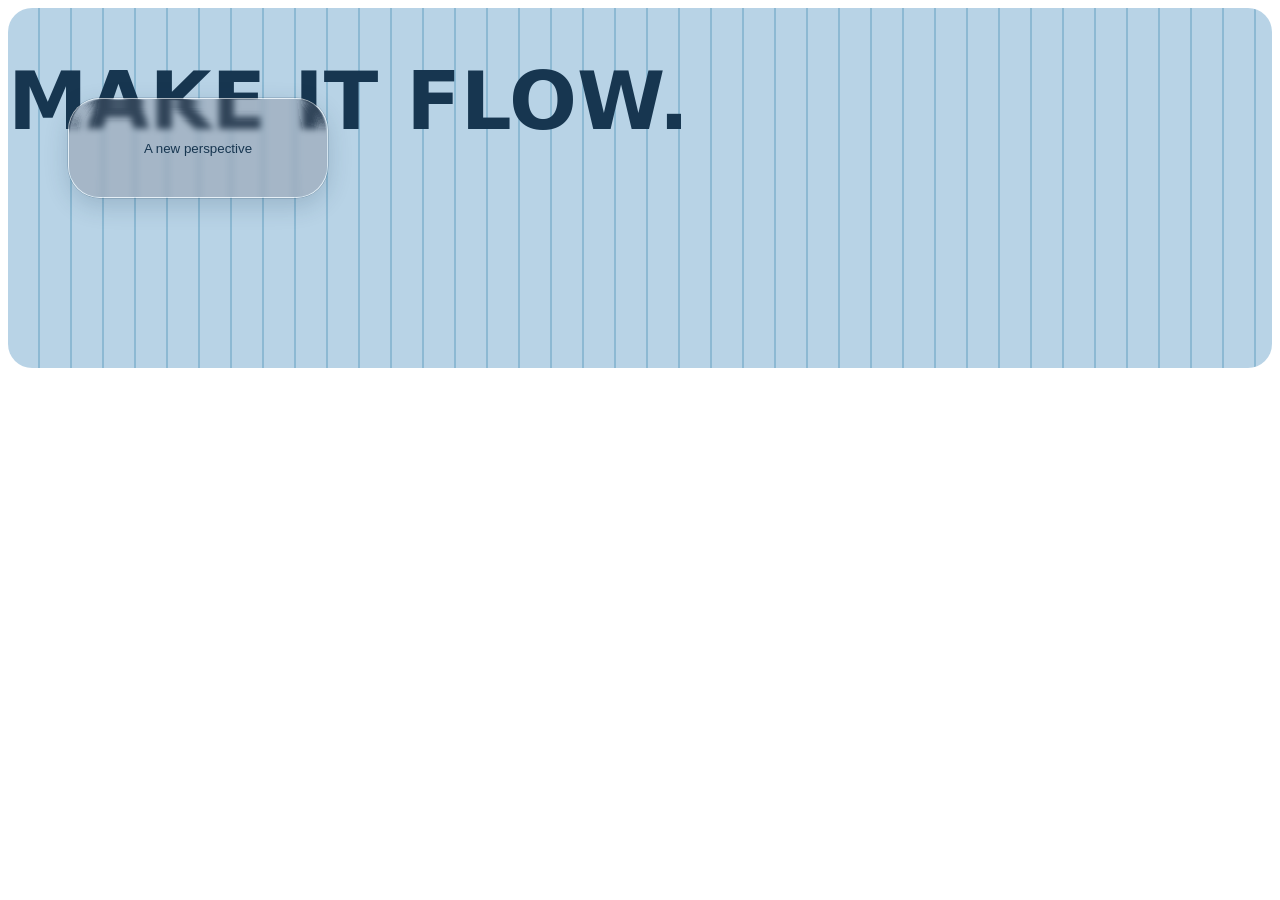
<file: examples/integration.html>
<!doctype html><html lang="en"><meta charset="utf-8"><meta name="viewport" content="width=device-width,initial-scale=1"><title>LiquidLens integration example</title><style>.optical-filter-defs { position: absolute; width: 0; height: 0; }
.optical-stage { position: relative; overflow: hidden; height: 360px;
  border-radius: 24px; isolation: isolate; }
.optical-scene { position: absolute; inset: 0; overflow: hidden;
  background: repeating-linear-gradient(90deg, #b8d3e6 0 30px, #8db9d3 30px 32px); }
.optical-scene h1 { font: 800 80px/1 system-ui; color: #173650; }
.glass { position: absolute; left: 60px; top: 90px; width: 260px;
  height: 100px; border-radius: 32px; isolation: isolate;
  background: #ffffff16; border: 1px solid #fff9; color: #173650;
  box-shadow: inset 0 1px 0 #fffb, 0 0 0 .5px #17365050, 0 8px 24px #17365030; }
.glass-optics { position: absolute; inset: 0; z-index: -1;
  overflow: hidden; border-radius: inherit; pointer-events: none; }
.glass-sampler { position: absolute; inset: 0; overflow: visible; }
.glass-optics::after { content: ""; position: absolute; inset: 0;
  background: var(--glass-tint, #646e8047); pointer-events: none; }
[data-glass-material="clear"] { --glass-tint: #ffffff08; }
[data-glass-enabled="false"] { --glass-tint: transparent; }
@media (prefers-reduced-transparency: reduce), (prefers-contrast: more) {
  .has-optics { --glass-tint: #e9edf2; }
  .glass-sampler { display: none; }
}
.glass-scene-copy { position: absolute; top: 0; left: 0;
  right: auto; bottom: auto; max-width: none; transform-origin: 0 0; }</style><div class="optical-stage">
  <!-- Decorative scene only: no controls or live inputs. -->
  <div class="optical-scene" aria-hidden="true">
    <h1>MAKE IT FLOW.</h1>
  </div>
  <button class="glass" id="myLens">A new perspective</button>
</div>
<script src="../optics.js?v=20261004-6"></script>
<!-- Add the CSS and JavaScript from the next two tabs. --><script>// Load optics.js first. One map per lens, generated to fit its shape.
const lens = document.querySelector('#myLens');
const scene = document.querySelector('.optical-scene');
const glass = new LiquidGlass(lens, scene, {
  strength: 16,    // Rim displacement in CSS pixels
  blur: 3.2,       // Frosting before refraction
  material: "regular", // Neutral tint; "clear" for optical studies
  dispersion: 0   // Set to 0.02 for subtle edge color separation
});

// After moving a lens (or while it transitions):
glass.invalidate(400);

// After changing the decorative scene's markup:
glass.refreshScene();

// For an unfiltered scene comparison: glass.set({ enabled: false });
// Before removing a lens: glass.destroy();
// The engine samples this explicit scene, not arbitrary page content.
// Keep controls outside the scene; use translate for lens movement.</script></html>
</file>
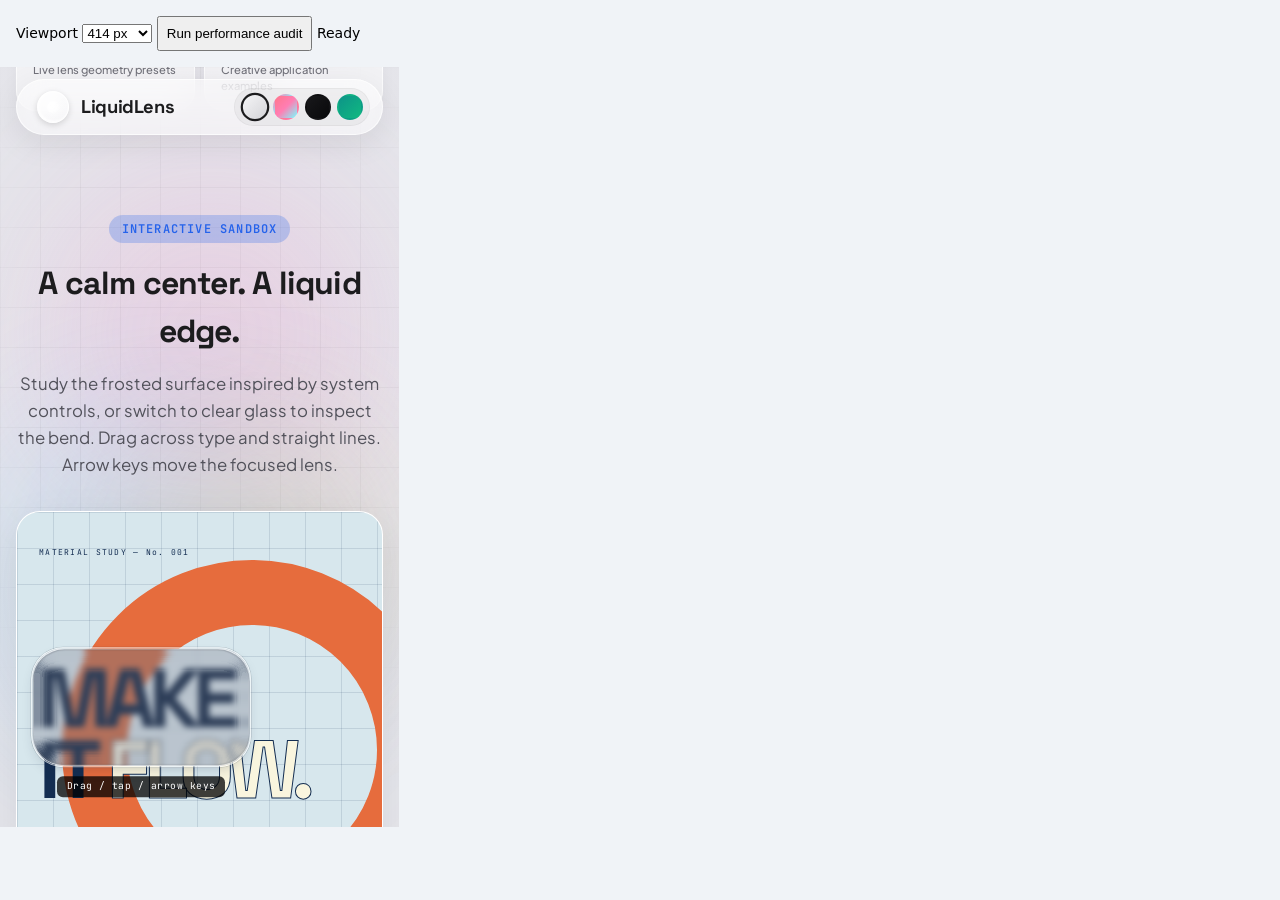
<file: tests/performance.html>
<!doctype html><html lang="en"><meta charset="utf-8"><meta name="viewport" content="width=device-width, initial-scale=1"><title>LiquidLens performance audit</title>
<style>body{margin:0;font:14px system-ui;background:#f0f3f7}header{padding:16px}button{padding:8px}iframe{width:100%;height:760px;border:0}pre{padding:16px;white-space:pre-wrap}</style>
<header><label>Viewport <select id="size"><option value="414">414 px</option><option value="1280">1280 px</option></select></label> <button id="run">Run performance audit</button> <span id="status">Ready</span></header><iframe id="app" title="Playground under test" src="../index.html?audit=20261004-3#lab"></iframe><pre id="results"></pre>
<script>
const app=document.querySelector('#app'), status=document.querySelector('#status'), result=document.querySelector('#results');
app.style.width='414px';
document.querySelector('#size').onchange=event=>app.style.width=event.target.value+'px';
const frame=w=>new Promise(resolve=>w.requestAnimationFrame(resolve));
const settle=async(w,count=12)=>{for(let i=0;i<count;i++) await frame(w)};
document.querySelector('#run').onclick=async()=>{
 document.querySelector('#run').disabled=true;
 let restore=()=>{};
 try {
  await new Promise(resolve=>{app.onload=resolve;app.src='../index.html?audit='+Date.now()+'#lab'});app.onload=null;
  const w=app.contentWindow,d=w.document;
  if(!w.LiquidGlass) throw Error('Wait for the playground to load.');
  const counts={rects:0,maps:0,mapMs:0,filterWrites:0};
  const rect=w.Element.prototype.getBoundingClientRect;
  w.Element.prototype.getBoundingClientRect=function(){counts.rects++;return rect.call(this)};
  const encode=w.HTMLCanvasElement.prototype.toDataURL;
  w.HTMLCanvasElement.prototype.toDataURL=function(...args){const start=w.performance.now();const out=encode.apply(this,args);counts.maps++;counts.mapMs+=w.performance.now()-start;return out};
  const attr=w.Element.prototype.setAttribute;
  restore=()=>{w.Element.prototype.getBoundingClientRect=rect;w.HTMLCanvasElement.prototype.toDataURL=encode;w.Element.prototype.setAttribute=attr};
  w.Element.prototype.setAttribute=function(...args){if(this.namespaceURI==='http://www.w3.org/2000/svg')counts.filterWrites++;return attr.apply(this,args)};
  await d.fonts.ready;
  const phases=[];
  async function phase(name, count, action){
   status.textContent=name;
   const before={...counts}, intervals=[];let last=await frame(w);let start=w.performance.now();
   for(let i=0;i<count;i++){if(action) action(i);const now=await frame(w);intervals.push(now-last);last=now}
   const sorted=intervals.slice().sort((a,b)=>a-b);
   phases.push({name,frames:count,p50FrameMs:+sorted[Math.floor(sorted.length*.5)].toFixed(2),p95FrameMs:+sorted[Math.floor(sorted.length*.95)].toFixed(2),maxFrameMs:+sorted.at(-1).toFixed(2),rectReads:counts.rects-before.rects,maps:counts.maps-before.maps,encodeMs:+(counts.mapMs-before.mapMs).toFixed(2),svgWrites:counts.filterWrites-before.filterWrites,durationMs:Math.round(w.performance.now()-start)});
  }
  const lab=d.querySelector('#lab');w.scrollTo({top:w.scrollY+d.querySelector('#lensCanvas').getBoundingClientRect().top-100,behavior:'instant'});await settle(w,24);
  await phase('idle',90);
  const lens=d.querySelector('#lensBox');
  await phase('move lens',120,i=>lens.dispatchEvent(new w.KeyboardEvent('keydown',{key:i%60<30?'ArrowRight':'ArrowLeft',shiftKey:true,bubbles:true,cancelable:true})));
  const width=d.querySelector('#sliderWidth');
  await phase('resize lens',90,i=>{width.value=220+i%80;width.dispatchEvent(new w.Event('input',{bubbles:true}))});
  d.querySelector('#resetLens').click();await settle(w);
  d.querySelector('#animateScene').click();await phase('animated backdrop',120);d.querySelector('#animateScene').click();
  d.querySelector('.island-demo-stage').scrollIntoView({block:'center',behavior:'instant'});await settle(w,24);
  const capsuleRect=d.querySelector('#morphingCapsule').getBoundingClientRect();
  if(capsuleRect.bottom<0||capsuleRect.top>w.innerHeight)throw Error('Morph target is offscreen.');
  await phase('morph capsule',90,i=>{if(i%30===0)d.querySelectorAll('.island-trigger-btn')[i/30].click()});
  w.scrollTo({top:d.body.scrollHeight,behavior:'instant'});await settle(w,24);await phase('offscreen idle',60);
  restore();
  const report={revision:d.querySelector('script[src*="optics.js"]').getAttribute('src'),date:new Date().toISOString(),viewport:[w.innerWidth,w.innerHeight],dpr:w.devicePixelRatio,phases,filterPasses:[...d.querySelectorAll('filter')].map(f=>({id:f.id,displacements:f.querySelectorAll('feDisplacementMap').length}))};
  result.textContent=JSON.stringify(report,null,2);status.textContent='Completed';
 }catch(error){result.textContent=error.stack;status.textContent='Failed'}finally{restore()}
 document.querySelector('#run').disabled=false;
};
</script></html>
</file>
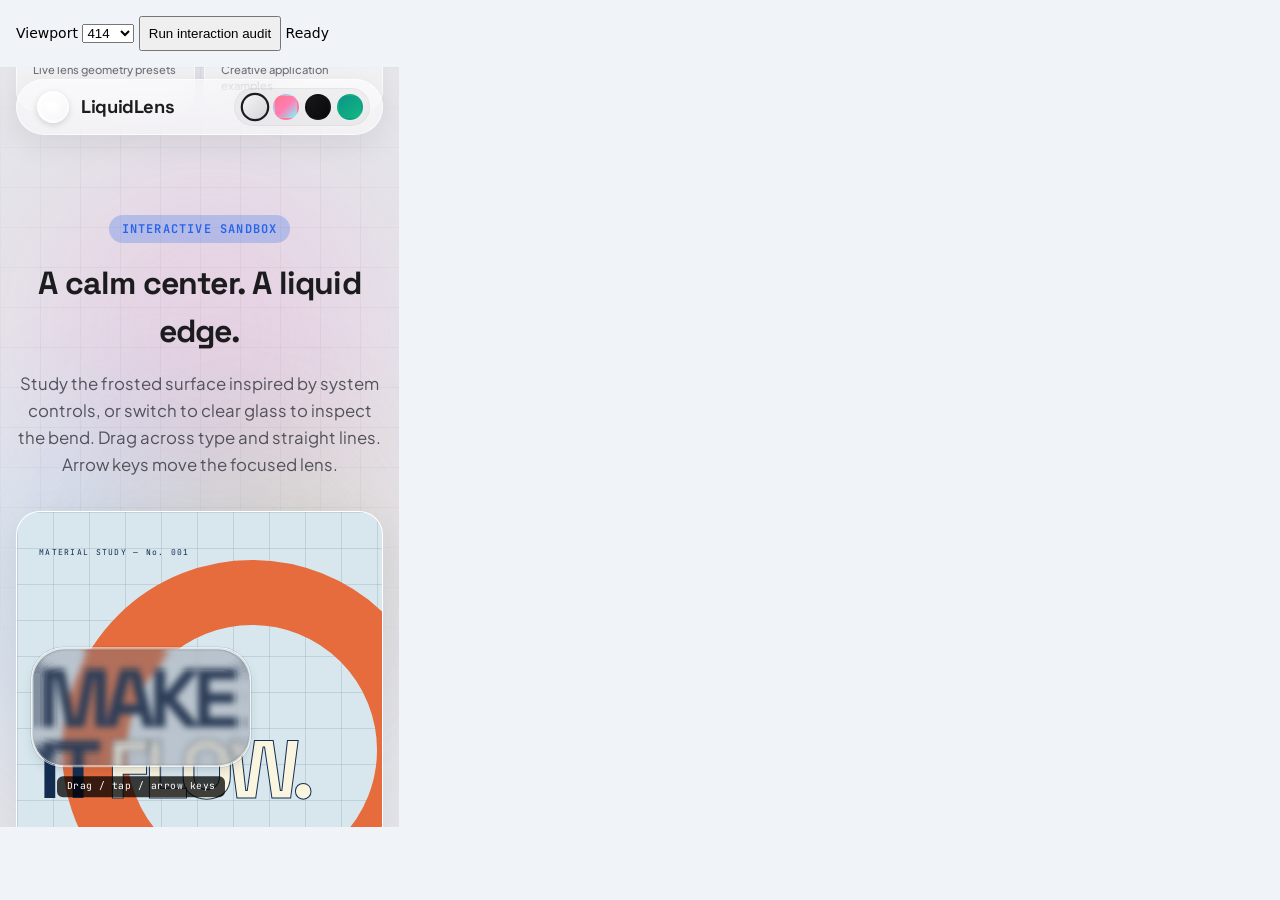
<file: tests/regression.html>
<!doctype html><html lang="en"><meta charset="utf-8"><meta name="viewport" content="width=device-width, initial-scale=1"><title>LiquidLens interaction audit</title>
<style>body{margin:0;font:14px system-ui;background:#f0f3f7}header,pre{padding:16px}button{padding:8px}iframe{height:760px;border:0}pre{white-space:pre-wrap}</style>
<header><label>Viewport <select id="size"><option>320</option><option selected>414</option><option>768</option><option>1280</option></select></label> <button id="run">Run interaction audit</button> <span id="status">Ready</span></header><iframe id="app" title="Playground under test" src="../index.html?regression=20261004-3#lab"></iframe><pre id="results"></pre>
<script>
const app=document.querySelector('#app'), status=document.querySelector('#status'), result=document.querySelector('#results');
app.style.width='414px';document.querySelector('#size').onchange=e=>app.style.width=e.target.value+'px';
const settle=async(w,n=8)=>{for(let i=0;i<n;i++)await new Promise(r=>w.requestAnimationFrame(r))};
document.querySelector('#run').onclick=async()=>{
 const checks=[],errors=[];document.querySelector('#run').disabled=true;
 try {
  await new Promise(resolve=>{app.onload=resolve;app.src='../index.html?audit='+Date.now()+'#lab'});app.onload=null;
  const w=app.contentWindow,d=w.document,$=s=>d.querySelector(s),$$=s=>[...d.querySelectorAll(s)];
  await d.fonts.ready;await settle(w);
  const assert=(name,condition)=>{checks.push({name,pass:!!condition});if(!condition)errors.push(name)};
  const show=async element=>{element.scrollIntoView({block:'center',behavior:'instant'});await settle(w,12)};
  const choose=(id,value)=>{const e=$(id);e.value=value;e.dispatchEvent(new w.Event('change',{bubbles:true}))};
  const range=(id,value)=>{const e=$(id);e.value=value;e.dispatchEvent(new w.Event('input',{bubbles:true}))};
  const aligned=(source,copy)=>{if(!copy)return false;const a=source.getBoundingClientRect(),b=copy.getBoundingClientRect();return ['left','top','width','height'].every(key=>Math.abs(a[key]-b[key])<.05)};
  const lens=$('#lensBox'),canvas=$('#lensCanvas'),source=canvas.querySelector(':scope>.optical-scene');
  await show(canvas);$('#resetLens').click();await settle(w);
  assert('Regular is the default material',lens.dataset.glassMaterial==='regular'&&$('#sliderBlur').value==='3.2');
  choose('#materialSelect','clear');await settle(w);
  assert('Clear material uses low frosting',lens.dataset.glassMaterial==='clear'&&$('#sliderBlur').value==='0.3');
  for(const button of $$('.shape-btn')){button.click();await settle(w,6);const a=lens.getBoundingClientRect(),b=canvas.getBoundingClientRect();assert('Preset fits canvas: '+button.dataset.preset,a.left>=b.left&&a.right<=b.right&&a.top>=b.top&&a.bottom<=b.bottom)}
  $('#resetLens').click();range('#sliderWidth',275);range('#sliderHeight',193);range('#sliderRadius',39);await settle(w,6);
  for(const key of ['ArrowLeft','ArrowUp','ArrowRight','ArrowDown']){lens.dispatchEvent(new w.KeyboardEvent('keydown',{key,shiftKey:true,bubbles:true,cancelable:true}));await settle(w,3)}
  assert('Scene alignment survives resizing and keyboard movement',aligned(source,lens.querySelector('.glass-scene-copy')));
  lens.style.boxSizing='content-box';lens.style.padding='9.5px 12.25px';await settle(w,6);
  const samplerFilter=lens.querySelector('.glass-sampler').style.filter.match(/glass-optics-\d+/)[0];
  const map=$('#'+samplerFilter+' feImage'),inner=lens.getBoundingClientRect(),border=parseFloat(getComputedStyle(lens).borderLeftWidth);
  assert('Padded content-box lenses sample their entire inner area',Math.abs(+map.getAttribute('width')-(inner.width-border*2))<.05&&Math.abs(+map.getAttribute('height')-(inner.height-border*2))<.05);
  lens.style.boxSizing='';lens.style.padding='';await settle(w,6);
  $('#compareRefraction').click();await settle(w);
  assert('Comparison bypasses the SVG filter',getComputedStyle(lens.querySelector('.glass-sampler')).filter==='none');
  assert('Unfiltered source has no subpixel registration seam',aligned(source,lens.querySelector('.glass-scene-copy')));
  for(const name of ['grid','art','type']){choose('#sceneSelect',name);await settle(w,4);assert('Background refresh: '+name,lens.querySelector('.glass-scene-copy').dataset.scene===name)}
  $('#resetLens').click();await settle(w);
  assert('Reset restores optical parameters',lens.dataset.glassMaterial==='regular'&&$('#sliderStrength').value==='16'&&$('#sliderTr').value==='5');
  assert('No page overflow',d.documentElement.scrollWidth<=w.innerWidth+1);
  assert('IDs remain unique',[...new Set($$('[id]').map(e=>e.id))].length===$$('[id]').length);
  assert('All ten experiments are present',$$('.bento-item').length===10);
  for(const category of ['navigation','media','controls','widgets']){$(`.gallery-filter [data-category="${category}"]`).click();await settle(w,4);assert('Gallery filter: '+category,$$('.bento-item:not([hidden])').every(e=>e.dataset.category===category))}
  $('.gallery-filter [data-category="all"]').click();await settle(w);
  await show($('.dock-stage-wrapper'));$$('.dock-icon-capsule')[1].click();assert('Dock selection updates status',$('.demo-status').textContent.includes('Safari Browser'));
  await show($('.player-stage'));const start=+$('#scrubberTrack').getAttribute('aria-valuenow');$('#btnPlayPause').click();await new Promise(r=>setTimeout(r,2100));assert('Playback advances while visible',+$('#scrubberTrack').getAttribute('aria-valuenow')>start);$('#btnPlayPause').click();
  $('[aria-label="Next Track"]').click();assert('Track switching resets progress',$('.track-title').textContent==='Prismatic Drift'&&$('#elapsedTime').textContent==='00:00');
  $('#scrubberTrack').dispatchEvent(new w.KeyboardEvent('keydown',{key:'End',bubbles:true,cancelable:true}));assert('Keyboard seeking reaches the duration',$('#elapsedTime').textContent===$('#durationTime').textContent);
  await show($('.island-demo-stage'));$('.island-trigger-btn[data-state="stateCall"]').click();await settle(w,44);assert('Capsule morph activates call state',$('#stateCall').classList.contains('active'));assert('Morphed capsule scene stays registered',aligned($('.island-demo-stage>.optical-scene'),$('#morphingCapsule .glass-scene-copy')));
  await show($('.controls-suite-content'));const dispersion=$('#tactileGlassSwitch');dispersion.click();await settle(w);assert('Dispersion can be disabled',dispersion.getAttribute('aria-checked')==='false');dispersion.click();await settle(w);
  $$('.segmented-pill-item')[1].click();assert('Control material preset updates selection',$$('.segmented-pill-item')[1].getAttribute('aria-pressed')==='true');
  await show($('.toolbar-stage'));$('[data-tool="Pen"]').click();assert('Toolbar tool selection updates status',$('#toolStatus').textContent.includes('Pen'));
  await show($('#demoNotification'));$('#dismissNotification').click();assert('Notification dismisses',$('#demoNotification').hidden);$('#restoreNotification').click();assert('Notification restores',!$('#demoNotification').hidden);
  await show($('.weather-stage'));$('#changeWeather').click();await settle(w);assert('Weather updates its replicated scene',$('#weatherTemp').textContent==='24°'&&$('.weather-widget .glass-scene-copy').classList.contains('scene-rain'));
  await show($('.map-stage'));$('#nextPlace').click();await settle(w,44);assert('Map destination changes',$('#mapLabel').textContent.includes('riverside'));assert('Moving map marker stays registered',aligned($('.map-stage>.optical-scene'),$('#mapMarker .glass-scene-copy')));
  await show($('#openGlassDialog'));$('#openGlassDialog').click();await settle(w);assert('Dialog opens with active glass',$('#glassDialog').open&&!!$('#glassDialog .glass-scene-copy'));$('#closeGlassDialog').click();assert('Dialog closes',!$('#glassDialog').open);
  await show($('#anatomyTargetBox'));$('.layer-toggle-card[data-layer-target="refraction"]').click();await settle(w);assert('Anatomy can bypass refraction',getComputedStyle($('#anatomyTargetBox .glass-sampler')).filter==='none');$('.layer-toggle-card[data-layer-target="refraction"]').click();
  $('.code-tab-btn[data-tab="js"]').click();assert('Export uses the updated engine API',$('#panelJs').textContent.includes('glass.invalidate(400)')&&$('#panelJs').textContent.includes('material: "regular"'));
  const registered=[];
  for(const stage of $$('.optical-stage')){if(stage.closest('dialog')&&!stage.closest('dialog').open)continue;await show(stage);const scene=stage.querySelector(':scope>.optical-scene');for(const copy of stage.querySelectorAll('.glass-scene-copy'))registered.push(aligned(scene,copy))}
  assert('All visible demo replicas retain exact scene alignment',registered.length>=15&&registered.every(Boolean));
  result.textContent=JSON.stringify({viewport:[w.innerWidth,w.innerHeight],checks,errors},null,2);status.textContent=errors.length?'Failed':'Completed';
 }catch(error){result.textContent=JSON.stringify({checks,error:error.stack},null,2);status.textContent='Failed'}
 document.querySelector('#run').disabled=false;
};
</script></html>
</file>
<file: style.css>
/* ==========================================================================
   LIQUID GLASS LENS UI DESIGN SYSTEM & LANDING PAGE STYLES
   Optical displacement from an SVG normal map, with CSS caustics and specular lighting
   ========================================================================== */

/* --- 1. Custom Properties & Themes --- */
:root {
  --font-main: "Plus Jakarta Sans", system-ui, -apple-system, BlinkMacSystemFont, "Segoe UI", Roboto, sans-serif;
  --font-display: "Space Grotesk", system-ui, -apple-system, sans-serif;
  --font-mono: "JetBrains Mono", ui-monospace, SFMono-Regular, monospace;

  /* Theme: Studio Light (Original Default) */
  --bg-base: #f5f5f7;
  --bg-gradient: radial-gradient(circle at center, #f5f5f7, #e2e2e8);
  --text-primary: #1c1c1e;
  --text-secondary: #52525b;
  --text-muted: #71717a;
  --accent-color: #2563eb;
  --accent-glow: rgba(37, 99, 235, 0.25);
  --card-bg-subtle: rgba(255, 255, 255, 0.5);
  --card-border-subtle: rgba(255, 255, 255, 0.7);
  --glass-contrast: 3;
  --btn-icon-bg: #3e3e3e;
  --btn-icon-fill: #f5f5f5;
  --text-glass-default: #3e3e3e;
  --grid-line-color: rgba(0, 0, 0, 0.04);
}

[data-theme="mesh"] {
  --bg-base: #f3e8ff;
  --bg-gradient: radial-gradient(circle at 15% 20%, #ffd1dc 0%, transparent 40%),
                 radial-gradient(circle at 85% 25%, #c7d2fe 0%, transparent 45%),
                 radial-gradient(circle at 50% 75%, #fed7aa 0%, transparent 50%),
                 radial-gradient(circle at 80% 85%, #bbf7d0 0%, transparent 40%),
                 #f5f5f7;
  --text-primary: #0f172a;
  --text-secondary: #334155;
  --text-muted: #64748b;
  --accent-color: #7c3aed;
  --accent-glow: rgba(124, 58, 237, 0.3);
  --card-bg-subtle: rgba(255, 255, 255, 0.65);
  --card-border-subtle: rgba(255, 255, 255, 0.85);
  --btn-icon-bg: #1e1b4b;
  --btn-icon-fill: #ffffff;
  --text-glass-default: #1e1b4b;
  --grid-line-color: rgba(99, 102, 241, 0.06);
}

[data-theme="obsidian"] {
  --bg-base: #090a0f;
  --bg-gradient: radial-gradient(circle at 20% 15%, #1e1b4b 0%, transparent 50%),
                 radial-gradient(circle at 80% 80%, #064e3b 0%, transparent 50%),
                 radial-gradient(circle at 50% 50%, #111827 0%, transparent 60%),
                 #030712;
  --text-primary: #f8fafc;
  --text-secondary: #cbd5e1;
  --text-muted: #94a3b8;
  --accent-color: #38bdf8;
  --accent-glow: rgba(56, 189, 248, 0.35);
  --card-bg-subtle: rgba(15, 23, 42, 0.65);
  --card-border-subtle: rgba(255, 255, 255, 0.12);
  --btn-icon-bg: #f8fafc;
  --btn-icon-fill: #090a0f;
  --text-glass-default: #f8fafc;
  --grid-line-color: rgba(255, 255, 255, 0.04);
}

[data-theme="aurora"] {
  --bg-base: #061e24;
  --bg-gradient: radial-gradient(circle at 20% 30%, #0d9488 0%, transparent 50%),
                 radial-gradient(circle at 80% 20%, #10b981 0%, transparent 45%),
                 radial-gradient(circle at 50% 85%, #0369a1 0%, transparent 55%),
                 #041216;
  --text-primary: #f0fdfa;
  --text-secondary: #ccfbf1;
  --text-muted: #99f6e4;
  --accent-color: #2dd4bf;
  --accent-glow: rgba(45, 212, 191, 0.4);
  --card-bg-subtle: rgba(13, 148, 136, 0.15);
  --card-border-subtle: rgba(255, 255, 255, 0.2);
  --btn-icon-bg: #ccfbf1;
  --btn-icon-fill: #042f2e;
  --text-glass-default: #f0fdfa;
  --grid-line-color: rgba(45, 212, 191, 0.08);
}

/* --- 2. Base Reset & Layout --- */
*, *::before, *::after {
  box-sizing: border-box;
  margin: 0;
  padding: 0;
}

html {
  scroll-behavior: smooth;
  scrollbar-gutter: stable;
  -webkit-font-smoothing: antialiased;
  -moz-osx-font-smoothing: grayscale;
}

body {
  font-family: var(--font-main);
  background: var(--bg-gradient);
  background-color: var(--bg-base);
  color: var(--text-primary);
  min-height: 100vh;
  overflow-x: clip;
  line-height: 1.5;
  transition: background 0.5s ease, color 0.3s ease;
  position: relative;
}

/* Ambient animated background grid & floating refraction spheres */
.ambient-bg {
  position: fixed;
  inset: 0;
  pointer-events: none;
  z-index: 0;
  overflow: clip;
}

.ambient-grid {
  position: absolute;
  inset: 0;
  background-size: 40px 40px;
  background-image: 
    linear-gradient(to right, var(--grid-line-color) 1px, transparent 1px),
    linear-gradient(to bottom, var(--grid-line-color) 1px, transparent 1px);
  mask-image: radial-gradient(ellipse 70% 60% at 50% 40%, #000 60%, transparent 100%);
  -webkit-mask-image: radial-gradient(ellipse 70% 60% at 50% 40%, #000 60%, transparent 100%);
}

.ambient-orb {
  position: absolute;
  border-radius: 50%;
  filter: blur(60px);
  opacity: 0.5;
  /* Static lighting avoids repainting three large blurred layers at idle. */
}

.ambient-orb-1 {
  width: 380px;
  height: 380px;
  background: radial-gradient(circle, rgba(244, 114, 182, 0.4), rgba(192, 132, 252, 0.1));
  top: 10%;
  left: 5%;
}

.ambient-orb-2 {
  width: 440px;
  height: 440px;
  background: radial-gradient(circle, rgba(56, 189, 248, 0.35), rgba(99, 102, 241, 0.1));
  top: 40%;
  right: 5%;
  animation-duration: 22s;
  animation-delay: -5s;
}

.ambient-orb-3 {
  width: 320px;
  height: 320px;
  background: radial-gradient(circle, rgba(251, 191, 36, 0.3), rgba(244, 63, 94, 0.1));
  bottom: 15%;
  left: 25%;
  animation-duration: 26s;
  animation-delay: -10s;
}

@keyframes floatOrb {
  0% { transform: translate(0, 0) scale(1); }
  50% { transform: translate(60px, 40px) scale(1.1); }
  100% { transform: translate(-40px, 70px) scale(0.95); }
}

/* Main Container Wrapper */
.site-wrapper {
  position: relative;
  z-index: 10;
  max-width: 1280px;
  margin: 0 auto;
  padding: 0 1.5rem;
}

/* ==========================================================================
   --- 3. THE LIQUID GLASS LENS OPTICAL ENGINE (Original Base Specification) ---
   ========================================================================== */

.fx-layer {
  /* A filter here creates a backdrop root and hides the real scene from glass. */
  position: relative;
}

/* General button box / Liquid Glass primitive */
.box {
  --w: 100px;
  --h: 100px;
  --r: 9999px;
  --tr: 25%;
  z-index: 1;
  position: relative;
  width: var(--w);
  height: var(--h);
  display: inline-flex;
  justify-content: center;
  align-items: center;
  border-radius: var(--r);
  border: 1px solid rgb(255 255 255 / 62%);

  box-shadow:
    inset 1px 1px 1px rgba(255, 255, 255, 0.86),
    inset -1px -1px 2px rgba(25, 35, 60, 0.12),
    0 9px 24px rgba(20, 30, 60, 0.12),
    0 1px 3px rgba(20, 30, 60, 0.06);

  background: rgba(255, 255, 255, 0.05);
  backdrop-filter: blur(2px);
  -webkit-backdrop-filter: blur(2px);
  cursor: pointer;
  user-select: none;
  text-decoration: none;
  outline: none;
  font-family: inherit;
  transition: transform 0.25s cubic-bezier(0.16, 1, 0.3, 1),
              box-shadow 0.25s cubic-bezier(0.16, 1, 0.3, 1),
              background 0.25s ease;
}

/* Content inside the box must stay above the pseudo layers */
.box > :not(.glass-optics):not(.circle-overlay):not(.dock-tooltip):not(.dock-dot) {
  position: relative;
  z-index: 3;
}

.box .svg {
  width: 28px;
  height: 28px;
  filter: drop-shadow(0 25px 3px rgba(102, 102, 102, 0.2));
  transition: transform 0.25s cubic-bezier(0.16, 1, 0.3, 1);
  display: block;
}

.box .text {
  filter: drop-shadow(0 25px 3px rgba(102, 102, 102, 0.15));
  font-family: var(--font-main);
  font-weight: 500;
  color: var(--text-glass-default);
  transition: color 0.2s ease;
}

/* Optical refraction layers */
.box::before {
  content: "";
  position: absolute;
  inset: 1px;
  border-radius: inherit;
  box-shadow: inset 0 1px 1px rgb(18 25 36 / 24%), inset 0 -1px 1px rgb(18 25 36 / 18%);
  pointer-events: none;
  z-index: 1;
}
.box::after {
  content: "";
  position: absolute;
  inset: 0;
  border-radius: inherit;
  background: linear-gradient(135deg, rgb(255 255 255 / 20%), transparent var(--tr), transparent calc(100% - var(--tr)), rgb(255 255 255 / 12%));
  box-shadow: inset 0 1px 0 rgb(255 255 255 / 75%), inset 1px 0 1px rgb(255 255 255 / 22%), inset 0 -1px 0 rgb(255 255 255 / 60%);
  pointer-events: none;
  z-index: 2;
}
.box .circle-overlay {
  position: absolute;
  inset: 1px;
  width: auto;
  height: auto;
  border: 1px solid rgb(255 255 255 / 12%);
  border-radius: inherit;
  pointer-events: none;
  z-index: 4;
}

/* Original Start Button Spec & Interactions */
.start-btn {
  padding: 0 0.8rem;
  display: inline-flex;
  align-items: center;
  gap: 1rem;
  transition: 0.25s cubic-bezier(0.16, 1, 0.3, 1);
}

.start-btn .text {
  font-size: 25px;
  font-family: system-ui, -apple-system, sans-serif;
  color: var(--text-glass-default);
}

.start-btn .btn-icon {
  width: 40px;
  height: 40px;
  display: flex;
  justify-content: center;
  align-items: center;
  background: var(--btn-icon-bg, #3e3e3e);
  border-radius: 50%;
  box-shadow: 0 0 6px rgba(0, 0, 0, 0.3);
  transition: 0.25s cubic-bezier(0.16, 1, 0.3, 1);
  flex-shrink: 0;
}

.start-btn .btn-icon .svg {
  width: 16px;
  height: 16px;
  fill: var(--btn-icon-fill, #f5f5f5);
  filter: none;
}

.start-btn:hover {
  background: rgba(0, 0, 0, 0);
  transform: translateY(-3px);
  box-shadow:
    inset 1px 1px 2px rgba(255, 255, 255, 0.95),
    inset -1px -1px 2px rgba(25, 35, 60, 0.14),
    0 14px 28px rgba(20, 30, 60, 0.16);
}

.start-btn:hover .btn-icon {
  transform: scale(1.1) rotate(5deg);
}

.start-btn:active {
  transform: scale(0.94);
}

.start-btn:active .text {
  color: #000;
}

.start-btn:active .btn-icon {
  transform: scale(0.94);
}

/* ==========================================================================
   --- 4. SCALABLE CREATIVE LENS VARIANTS ---
   ========================================================================== */

/* Circular Lens Button (Audio controls, Action buttons, Dials) */
.box-circle {
  --r: 50%;
  aspect-ratio: 1 / 1;
}

.box-circle:hover {
  transform: scale(1.06);
}

.box-circle:active {
  transform: scale(0.92);
}

/* Compact Glass Pill (Nav buttons, badges, secondary actions) */
.box-sm {
  --h: 46px;
  --tr: 20%;
  padding: 0 1.25rem;
  font-size: 15px;
  gap: 0.6rem;
}

.box-sm .text {
  font-size: 15px;
}

.box-sm .svg {
  width: 16px;
  height: 16px;
}

/* Large Hero Glass Pill */
.box-hero {
  --w: 260px;
  --h: 75px;
  --tr: 15%;
}

/* Liquid Glass Card / Bento Surface */
.box-card {
  --r: 28px;
  --tr: 8%;
  display: flex;
  flex-direction: column;
  align-items: stretch;
  justify-content: flex-start;
  padding: 2rem;
  cursor: default;
  text-align: left;
}

.box-card:hover {
  transform: translateY(-2px);
  box-shadow:
    inset 2px -2px 1px -1px rgba(255, 255, 255, 0.95),
    inset -2px 2px 1px -1px rgba(255, 255, 255, 0.95),
    inset 6px -6px 1px -6px rgba(255, 255, 255, 0.65),
    inset -6px 6px 1px -6px rgba(255, 255, 255, 0.65),
    inset 0 0 2px rgba(0, 0, 0, 0.8),
    0 12px 24px rgba(0, 0, 0, 0.15);
}

/* Glass Segmented Pill Tab */
.box-tab {
  --h: 44px;
  --r: 9999px;
  --tr: 18%;
  padding: 0 1.25rem;
  font-size: 14px;
  font-weight: 500;
  transition: all 0.2s ease;
}

.box-tab.active {
  background: rgba(255, 255, 255, 0.25);
  box-shadow:
    inset 2px -2px 1px -1px rgba(255, 255, 255, 1),
    inset -2px 2px 1px -1px rgba(255, 255, 255, 1),
    inset 6px -6px 1px -6px rgba(255, 255, 255, 0.8),
    inset -6px 6px 1px -6px rgba(255, 255, 255, 0.8),
    inset 0 0 3px rgba(0, 0, 0, 0.9),
    0 6px 12px rgba(0, 0, 0, 0.16);
}

/* ==========================================================================
   --- 5. HEADER & FLOATING NAVIGATION ---
   ========================================================================== */

.site-header {
  position: sticky;
  top: 1.5rem;
  z-index: 1000;
  margin-bottom: 3.5rem;
}

.header-nav {
  display: flex;
  align-items: center;
  justify-content: space-between;
  gap: 1rem;
  padding: 0.6rem 0.8rem;
  border-radius: 9999px;
  background: var(--card-bg-subtle);
  border: 1px solid var(--card-border-subtle);
  backdrop-filter: blur(16px);
  -webkit-backdrop-filter: blur(16px);
  box-shadow: 0 8px 32px rgba(0, 0, 0, 0.08);
}

.nav-brand {
  display: flex;
  align-items: center;
  gap: 0.75rem;
  text-decoration: none;
  padding-left: 0.5rem;
}

.brand-lens-icon {
  width: 32px;
  height: 32px;
  border-radius: 50%;
  background: linear-gradient(135deg, rgba(255, 255, 255, 0.9), rgba(255, 255, 255, 0.2));
  border: 1px solid rgba(255, 255, 255, 0.8);
  box-shadow: inset 1px -1px 2px rgba(255, 255, 255, 0.9), 0 2px 6px rgba(0, 0, 0, 0.15);
  display: grid;
  place-items: center;
  position: relative;
  overflow: clip;
}

.brand-lens-icon::after {
  content: "";
  position: absolute;
  width: 12px;
  height: 12px;
  border-radius: 50%;
  background: radial-gradient(circle at 35% 35%, #fff, rgba(255,255,255,0.4));
  box-shadow: 0 0 6px rgba(255, 255, 255, 0.8);
}

.brand-title {
  font-family: var(--font-display);
  font-weight: 700;
  font-size: 1.15rem;
  letter-spacing: -0.02em;
  color: var(--text-primary);
}

.nav-menu {
  display: flex;
  align-items: center;
  gap: 0.5rem;
  list-style: none;
}

.nav-link {
  text-decoration: none;
  color: var(--text-secondary);
  font-size: 0.9rem;
  font-weight: 500;
  padding: 0.5rem 0.9rem;
  border-radius: 9999px;
  transition: all 0.2s ease;
}

.nav-link:hover {
  color: var(--text-primary);
  background: rgba(0, 0, 0, 0.04);
}

.nav-actions {
  display: flex;
  align-items: center;
  gap: 0.75rem;
}

/* Environment Theme Switcher */
.theme-picker {
  display: flex;
  align-items: center;
  gap: 0.35rem;
  background: rgba(0, 0, 0, 0.04);
  padding: 0.3rem 0.4rem;
  border-radius: 9999px;
  border: 1px solid rgba(0, 0, 0, 0.04);
}

.theme-btn {
  width: 26px;
  height: 26px;
  border-radius: 50%;
  border: 2px solid transparent;
  cursor: pointer;
  outline: none;
  transition: transform 0.2s, border-color 0.2s;
  padding: 0;
}

.theme-btn:hover {
  transform: scale(1.15);
}

.theme-btn.active {
  border-color: var(--text-primary);
  transform: scale(1.1);
}

.theme-btn-studio { background: linear-gradient(135deg, #f5f5f7, #d4d4d8); }
.theme-btn-mesh { background: linear-gradient(135deg, #ff758c, #ff7eb3, #7afcff); }
.theme-btn-obsidian { background: linear-gradient(135deg, #18181b, #09090b); }
.theme-btn-aurora { background: linear-gradient(135deg, #0d9488, #10b981); }

/* ==========================================================================
   --- 6. HERO SECTION ---
   ========================================================================== */

.hero-section {
  display: flex;
  flex-direction: column;
  align-items: center;
  text-align: center;
  padding: 3rem 1rem 5rem;
  position: relative;
}

.hero-pill-badge {
  display: inline-flex;
  align-items: center;
  gap: 0.5rem;
  padding: 0.45rem 1.1rem;
  border-radius: 9999px;
  background: var(--card-bg-subtle);
  border: 1px solid var(--card-border-subtle);
  backdrop-filter: blur(12px);
  -webkit-backdrop-filter: blur(12px);
  font-size: 0.85rem;
  font-weight: 600;
  color: var(--text-secondary);
  margin-bottom: 1.75rem;
  box-shadow: 0 4px 16px rgba(0, 0, 0, 0.04);
}

.hero-pill-badge .sparkle {
  color: #f59e0b;
}

.hero-headline {
  font-family: var(--font-display);
  font-size: clamp(2.5rem, 6vw, 4.5rem);
  font-weight: 800;
  line-height: 1.08;
  letter-spacing: -0.035em;
  max-width: 900px;
  margin-bottom: 1.5rem;
  color: var(--text-primary);
}

.hero-headline .text-gradient {
  background: linear-gradient(135deg, var(--text-primary) 30%, var(--accent-color));
  -webkit-background-clip: text;
  -webkit-text-fill-color: transparent;
}

.hero-lead {
  font-size: clamp(1.05rem, 2vw, 1.25rem);
  color: var(--text-secondary);
  max-width: 680px;
  margin-bottom: 2.75rem;
  font-weight: 400;
  line-height: 1.6;
}

.hero-cta-group {
  display: flex;
  align-items: center;
  justify-content: center;
  gap: 1.5rem;
  flex-wrap: wrap;
  margin-bottom: 4rem;
}

/* Secondary Action Pill */
.secondary-glass-btn {
  --w: 200px;
  --h: 62px;
  --tr: 20%;
  gap: 0.75rem;
}

.secondary-glass-btn .text {
  font-size: 18px;
}

.secondary-glass-btn .btn-icon-ghost {
  width: 34px;
  height: 34px;
  border-radius: 50%;
  display: grid;
  place-items: center;
  background: rgba(0, 0, 0, 0.05);
  border: 1px solid rgba(255, 255, 255, 0.4);
}

.secondary-glass-btn:hover .btn-icon-ghost {
  transform: scale(1.1);
  background: rgba(0, 0, 0, 0.08);
}

/* Hero Metrics / Specs Pills Bar */
.hero-specs-row {
  display: grid;
  grid-template-columns: repeat(auto-fit, minmax(200px, 1fr));
  gap: 1.25rem;
  width: 100%;
  max-width: 980px;
}

.spec-tile {
  padding: 1.25rem 1.5rem;
  border-radius: 20px;
  background: var(--card-bg-subtle);
  border: 1px solid var(--card-border-subtle);
  backdrop-filter: blur(10px);
  -webkit-backdrop-filter: blur(10px);
  text-align: left;
  display: flex;
  flex-direction: column;
  gap: 0.35rem;
  box-shadow: 0 4px 16px rgba(0, 0, 0, 0.03);
}

.spec-val {
  font-family: var(--font-display);
  font-size: 1.5rem;
  font-weight: 700;
  color: var(--text-primary);
  display: flex;
  align-items: center;
  gap: 0.5rem;
}

.spec-val .unit {
  font-size: 0.9rem;
  color: var(--accent-color);
  font-weight: 600;
}

.spec-label {
  font-size: 0.85rem;
  color: var(--text-muted);
  font-weight: 500;
}

/* ==========================================================================
   --- 7. FEATURE 1: THE INTERACTIVE LIQUID LENS LABORATORY (HERO PLAYGROUND) ---
   ========================================================================== */

.section-container {
  padding: 5rem 0;
  position: relative;
}

.section-header {
  text-align: center;
  max-width: 720px;
  margin: 0 auto 3.5rem;
}

.section-tag {
  display: inline-block;
  font-family: var(--font-mono);
  font-size: 0.75rem;
  font-weight: 600;
  text-transform: uppercase;
  letter-spacing: 0.1em;
  color: var(--accent-color);
  background: var(--accent-glow);
  padding: 0.3rem 0.8rem;
  border-radius: 9999px;
  margin-bottom: 1rem;
}

.section-title {
  font-family: var(--font-display);
  font-size: clamp(2rem, 4vw, 3rem);
  font-weight: 800;
  letter-spacing: -0.025em;
  margin-bottom: 1rem;
  color: var(--text-primary);
}

.section-subtitle {
  font-size: 1.05rem;
  color: var(--text-secondary);
  line-height: 1.6;
}

/* Sandbox Laboratory Container */
.lens-lab-grid {
  display: grid;
  grid-template-columns: 1fr 340px;
  gap: 2rem;
  align-items: stretch;
}

/* The Draggable Lens Interactive Viewport */
.lens-canvas-viewport {
  position: relative;
  min-height: 520px;
  border-radius: 32px;
  background: #ffffff;
  border: 1px solid var(--card-border-subtle);
  overflow: clip;
  box-shadow: 0 16px 48px rgba(0, 0, 0, 0.08);
  user-select: none;
  cursor: crosshair;
}

/* Backdrop Artworks under the lens */
.lens-canvas-content {
  position: absolute;
  inset: 0;
  padding: 3rem;
  display: flex;
  flex-direction: column;
  justify-content: space-between;
  background: 
    radial-gradient(circle at 10% 20%, rgba(244, 63, 94, 0.15) 0%, transparent 40%),
    radial-gradient(circle at 90% 80%, rgba(59, 130, 246, 0.18) 0%, transparent 45%),
    radial-gradient(circle at 50% 50%, rgba(168, 85, 247, 0.12) 0%, transparent 50%);
  pointer-events: none;
}

.optical-filter-defs {
  position: absolute;
  width: 0;
  height: 0;
  overflow: hidden;
  pointer-events: none;
}

.refraction-test-pattern {
  position: absolute;
  inset: 0;
  opacity: 0.16;
  background-image:
    linear-gradient(to right, #64748b 1px, transparent 1px),
    linear-gradient(to bottom, #64748b 1px, transparent 1px);
  background-size: 42px 42px;
  mask-image: radial-gradient(ellipse at center, #000 25%, transparent 80%);
  -webkit-mask-image: radial-gradient(ellipse at center, #000 25%, transparent 80%);
}

.lens-canvas-content > :not(.refraction-test-pattern) {
  position: relative;
}

.art-headline {
  font-family: var(--font-display);
  font-size: clamp(2.5rem, 5vw, 4.2rem);
  font-weight: 900;
  line-height: 1;
  letter-spacing: -0.04em;
  color: #0f172a;
  text-transform: uppercase;
}

.art-grid-sample {
  display: grid;
  grid-template-columns: repeat(3, 1fr);
  gap: 1.5rem;
  margin: 2rem 0;
}

.art-tile {
  background: rgba(255, 255, 255, 0.8);
  border: 1px solid rgba(0, 0, 0, 0.06);
  border-radius: 16px;
  padding: 1.25rem;
  box-shadow: 0 4px 12px rgba(0, 0, 0, 0.03);
}

.art-tile-header {
  font-size: 0.8rem;
  font-weight: 700;
  color: #6366f1;
  text-transform: uppercase;
  margin-bottom: 0.5rem;
}

.art-tile-body {
  font-size: 0.9rem;
  color: #334155;
  font-weight: 500;
}

.art-code-box {
  background: #1e1e24;
  border-radius: 14px;
  padding: 1rem 1.25rem;
  font-family: var(--font-mono);
  font-size: 0.85rem;
  color: #e2e8f0;
  display: flex;
  align-items: center;
  justify-content: space-between;
}

.art-code-box code span.token-prop { color: #38bdf8; }
.art-code-box code span.token-val { color: #a7f3d0; }

/* The Live Optical Glass Lens that follows cursor or is dragged */
.interactive-lens-element {
  position: absolute;
  top: 21%;
  left: 64%;
  transform: translate(-50%, -50%);
  touch-action: none;
  cursor: grab;
  transition: transform 0.06s linear; /* Responsive micro-smoothing */
}

.interactive-lens-element .box {
  overflow: hidden;
  backdrop-filter: none;
  -webkit-backdrop-filter: none;
}

.interactive-lens-element .box > .text {
  text-shadow: 0 1px 2px rgba(255,255,255,.8), 0 0 12px rgba(255,255,255,.9);
}

.interactive-lens-element:active {
  cursor: grabbing;
}

.lens-badge-label {
  position: absolute;
  bottom: -32px;
  left: 50%;
  transform: translateX(-50%);
  font-family: var(--font-mono);
  font-size: 0.72rem;
  background: rgba(0, 0, 0, 0.75);
  color: #fff;
  padding: 0.2rem 0.6rem;
  border-radius: 6px;
  white-space: nowrap;
  pointer-events: none;
  letter-spacing: 0.05em;
}

/* Lens Controller Sidebar */
.lens-controls-panel {
  background: var(--card-bg-subtle);
  border: 1px solid var(--card-border-subtle);
  border-radius: 32px;
  padding: 2rem;
  backdrop-filter: blur(16px);
  -webkit-backdrop-filter: blur(16px);
  display: flex;
  flex-direction: column;
  gap: 1.5rem;
  box-shadow: 0 12px 36px rgba(0, 0, 0, 0.06);
}

.panel-title {
  font-family: var(--font-display);
  font-size: 1.25rem;
  font-weight: 700;
  color: var(--text-primary);
  display: flex;
  align-items: center;
  justify-content: space-between;
}

.preset-shape-selector {
  display: grid;
  grid-template-columns: repeat(2, 1fr);
  gap: 0.5rem;
}

.shape-btn {
  background: rgba(0, 0, 0, 0.04);
  border: 1px solid rgba(0, 0, 0, 0.06);
  border-radius: 12px;
  padding: 0.6rem 0.5rem;
  font-size: 0.8rem;
  font-weight: 600;
  color: var(--text-secondary);
  cursor: pointer;
  transition: all 0.2s;
  text-align: center;
}

.shape-btn:hover {
  background: rgba(0, 0, 0, 0.08);
  color: var(--text-primary);
}

.shape-btn.active {
  background: var(--text-primary);
  color: var(--bg-base);
  border-color: var(--text-primary);
}

.control-group {
  display: flex;
  flex-direction: column;
  gap: 0.5rem;
}

.control-label {
  display: flex;
  justify-content: space-between;
  font-size: 0.85rem;
  font-weight: 600;
  color: var(--text-secondary);
}

.control-label span.val-display {
  font-family: var(--font-mono);
  color: var(--accent-color);
}

.range-slider {
  -webkit-appearance: none;
  appearance: none;
  width: 100%;
  height: 6px;
  background: rgba(0, 0, 0, 0.1);
  border-radius: 9999px;
  outline: none;
}

.range-slider::-webkit-slider-thumb {
  -webkit-appearance: none;
  appearance: none;
  width: 18px;
  height: 18px;
  border-radius: 50%;
  background: #ffffff;
  border: 2px solid var(--accent-color);
  box-shadow: 0 2px 6px rgba(0, 0, 0, 0.2);
  cursor: pointer;
  transition: transform 0.15s;
}

.range-slider::-webkit-slider-thumb:hover {
  transform: scale(1.2);
}

/* Live CSS output snippet in panel */
.live-css-snippet {
  background: #18181b;
  border-radius: 16px;
  padding: 1rem;
  font-family: var(--font-mono);
  font-size: 0.75rem;
  color: #e4e4e7;
  position: relative;
  overflow-x: auto;
}

.btn-copy-live-css {
  position: absolute;
  top: 0.6rem;
  right: 0.6rem;
  background: rgba(255, 255, 255, 0.15);
  border: none;
  color: #fff;
  border-radius: 8px;
  padding: 0.3rem 0.6rem;
  font-size: 0.7rem;
  font-family: var(--font-main);
  cursor: pointer;
  transition: background 0.2s;
}

.btn-copy-live-css:hover {
  background: rgba(255, 255, 255, 0.3);
}

/* ==========================================================================
   --- 8. FEATURE 2: CREATIVE APPLICATIONS GALLERY (THE BENTO GRID) ---
   ========================================================================== */

.bento-grid-container {
  display: grid;
  grid-template-columns: repeat(12, 1fr);
  gap: 1.75rem;
}

/* Common Bento Card Frame */
.bento-item {
  border-radius: 32px;
  background: var(--card-bg-subtle);
  border: 1px solid var(--card-border-subtle);
  /* The individual optical surfaces supply the glass effect. */
  padding: 2.25rem;
  display: flex;
  flex-direction: column;
  justify-content: space-between;
  position: relative;
  overflow: clip;
  box-shadow: 0 10px 30px rgba(0, 0, 0, 0.05);
  transition: transform 0.3s cubic-bezier(0.16, 1, 0.3, 1), box-shadow 0.3s ease;
}

.bento-item:hover {
  transform: translateY(-4px);
  box-shadow: 0 18px 42px rgba(0, 0, 0, 0.08);
}

.bento-header {
  margin-bottom: 1.75rem;
  position: relative;
  z-index: 10;
}

.bento-app-tag {
  display: inline-flex;
  align-items: center;
  gap: 0.4rem;
  font-family: var(--font-mono);
  font-size: 0.75rem;
  font-weight: 600;
  text-transform: uppercase;
  color: var(--accent-color);
  margin-bottom: 0.5rem;
}

.bento-item-title {
  font-family: var(--font-display);
  font-size: 1.45rem;
  font-weight: 700;
  letter-spacing: -0.02em;
  color: var(--text-primary);
  margin-bottom: 0.4rem;
}

.bento-item-desc {
  font-size: 0.92rem;
  color: var(--text-secondary);
  line-height: 1.5;
}

/* ----------------------------------------------------
   APPLICATION 1: The visionOS / macOS Liquid Glass Dock
   ---------------------------------------------------- */
.bento-dock-app {
  grid-column: span 12;
  min-height: 300px;
  background: linear-gradient(135deg, rgba(255, 255, 255, 0.7), rgba(240, 240, 248, 0.4));
}

.dock-stage-wrapper {
  display: flex;
  flex-direction: column;
  align-items: center;
  justify-content: center;
  padding: 2rem 1rem;
  width: 100%;
}

.liquid-dock-shelf {
  padding: 0.85rem 1.25rem;
  border-radius: 9999px;
  background: rgba(255, 255, 255, 0.4);
  border: 1px solid rgba(255, 255, 255, 0.8);
  backdrop-filter: blur(20px);
  -webkit-backdrop-filter: blur(20px);
  box-shadow: 0 20px 50px rgba(0, 0, 0, 0.12),
              inset 0 1px 1px rgba(255, 255, 255, 0.9);
  display: flex;
  align-items: center;
  gap: 1.25rem;
}

.dock-icon-capsule {
  --w: 64px;
  --h: 64px;
  --r: 20px;
  --tr: 20%;
  display: flex;
  flex-direction: column;
  justify-content: center;
  align-items: center;
  position: relative;
  transition: transform 0.25s cubic-bezier(0.34, 1.56, 0.64, 1), box-shadow 0.25s ease;
}

.dock-icon-capsule svg {
  width: 26px;
  height: 26px;
  fill: #262626;
  filter: drop-shadow(0 2px 4px rgba(0, 0, 0, 0.1));
}

.dock-icon-capsule:hover {
  transform: translateY(-16px) scale(1.22);
}

.dock-tooltip {
  position: absolute;
  top: -42px;
  left: 50%;
  transform: translateX(-50%) scale(0.8);
  opacity: 0;
  pointer-events: none;
  background: rgba(20, 20, 25, 0.85);
  color: #fff;
  padding: 0.35rem 0.75rem;
  border-radius: 8px;
  font-size: 0.75rem;
  font-weight: 600;
  white-space: nowrap;
  backdrop-filter: blur(8px);
  box-shadow: 0 4px 12px rgba(0, 0, 0, 0.15);
  transition: opacity 0.2s, transform 0.2s;
}

.dock-icon-capsule:hover .dock-tooltip {
  opacity: 1;
  transform: translateX(-50%) scale(1);
}

.dock-dot {
  position: absolute;
  bottom: -6px;
  width: 4px;
  height: 4px;
  border-radius: 50%;
  background: var(--text-secondary);
}

/* ----------------------------------------------------
   APPLICATION 2: Audiophile Liquid Glass Media Player
   ---------------------------------------------------- */
.bento-media-app {
  grid-column: span 6;
  min-height: 460px;
  background: linear-gradient(145deg, rgba(255, 255, 255, 0.6), rgba(230, 235, 245, 0.4));
}

.player-stage {
  display: flex;
  flex-direction: column;
  align-items: center;
  gap: 1.5rem;
  width: 100%;
}

.album-lens-holder {
  --w: 130px;
  --h: 130px;
  --r: 28px;
  --tr: 15%;
  position: relative;
  overflow: clip;
  display: grid;
  place-items: center;
}

.album-cover-img {
  width: 100%;
  height: 100%;
  object-fit: cover;
  border-radius: 26px;
}

.track-meta {
  text-align: center;
}

.track-title {
  font-family: var(--font-display);
  font-size: 1.25rem;
  font-weight: 700;
  color: var(--text-primary);
}

.track-artist {
  font-size: 0.88rem;
  color: var(--text-muted);
}

/* Sound Waveform Visualization */
.sound-wave-bars {
  display: flex;
  align-items: center;
  justify-content: center;
  gap: 4px;
  height: 36px;
  width: 100%;
}

.sound-bar {
  width: 4px;
  border-radius: 4px;
  background: linear-gradient(to top, var(--accent-color), #ec4899);
  height: 12px;
  animation: audioWave 1.2s ease-in-out infinite alternate;
}

.sound-bar:nth-child(2) { animation-delay: 0.2s; height: 24px; }
.sound-bar:nth-child(3) { animation-delay: 0.4s; height: 32px; }
.sound-bar:nth-child(4) { animation-delay: 0.1s; height: 18px; }
.sound-bar:nth-child(5) { animation-delay: 0.5s; height: 28px; }
.sound-bar:nth-child(6) { animation-delay: 0.3s; height: 16px; }
.sound-bar:nth-child(7) { animation-delay: 0.6s; height: 22px; }

@keyframes audioWave {
  0% { transform: scaleY(0.4); }
  100% { transform: scaleY(1.3); }
}

.sound-wave-bars.paused .sound-bar {
  animation-play-state: paused;
  transform: scaleY(0.3);
}

/* Scrubber Bar in Glass */
.player-scrubber-row {
  width: 100%;
  display: flex;
  align-items: center;
  gap: 0.8rem;
  font-family: var(--font-mono);
  font-size: 0.75rem;
  color: var(--text-muted);
}

.scrubber-track-container {
  flex: 1;
  height: 10px;
  border-radius: 9999px;
  background: rgba(0, 0, 0, 0.08);
  position: relative;
  cursor: pointer;
}

.scrubber-fill {
  position: absolute;
  top: 0;
  left: 0;
  height: 100%;
  width: 42%;
  border-radius: 9999px;
  background: linear-gradient(90deg, #3b82f6, #8b5cf6);
}

.scrubber-bead {
  position: absolute;
  top: 50%;
  left: 42%;
  transform: translate(-50%, -50%);
  width: 18px;
  height: 18px;
  border-radius: 50%;
  background: #ffffff;
  border: 2px solid #8b5cf6;
  box-shadow: 0 2px 8px rgba(0, 0, 0, 0.25);
  transition: transform 0.15s;
}

.scrubber-track-container:hover .scrubber-bead {
  transform: translate(-50%, -50%) scale(1.2);
}

/* Audio Control Buttons (Glass Circles) */
.player-controls-row {
  display: flex;
  align-items: center;
  justify-content: center;
  gap: 1.5rem;
}

.ctrl-btn-small {
  --w: 52px;
  --h: 52px;
  --tr: 25%;
}

.ctrl-btn-small svg {
  width: 18px;
  height: 18px;
  fill: #3e3e3e;
}

.ctrl-btn-play {
  --w: 68px;
  --h: 68px;
  --tr: 15%;
}

.ctrl-btn-play svg {
  width: 24px;
  height: 24px;
  fill: #1c1c1e;
}

/* ----------------------------------------------------
   APPLICATION 3: Dynamic Island / Glass Capsule Alerts
   ---------------------------------------------------- */
.bento-island-app {
  grid-column: span 6;
  min-height: 460px;
  display: flex;
  flex-direction: column;
  justify-content: space-between;
}

.island-demo-stage {
  display: flex;
  flex-direction: column;
  align-items: center;
  justify-content: center;
  gap: 2rem;
  padding: 1.5rem 0;
}

.dynamic-capsule-lens {
  --w: 300px;
  --h: 64px;
  --r: 9999px;
  --tr: 18%;
  display: flex;
  align-items: center;
  justify-content: space-between;
  padding: 0 1.25rem;
  transition: all 0.4s cubic-bezier(0.16, 1, 0.3, 1);
  overflow: clip;
}

.capsule-content-state {
  display: none;
  align-items: center;
  justify-content: space-between;
  width: 100%;
}

.capsule-content-state.active {
  display: flex;
}

.capsule-badge-icon {
  width: 36px;
  height: 36px;
  border-radius: 50%;
  display: grid;
  place-items: center;
  background: #10b981;
  color: #fff;
  flex-shrink: 0;
  box-shadow: 0 2px 8px rgba(16, 185, 129, 0.35);
}

.capsule-info {
  display: flex;
  flex-direction: column;
  text-align: left;
  margin: 0 0.8rem;
}

.capsule-primary-text {
  font-size: 0.95rem;
  font-weight: 700;
  color: var(--text-primary);
}

.capsule-secondary-text {
  font-size: 0.75rem;
  color: var(--text-muted);
}

.capsule-action-tag {
  font-family: var(--font-mono);
  font-size: 0.75rem;
  font-weight: 600;
  background: rgba(0, 0, 0, 0.06);
  padding: 0.25rem 0.6rem;
  border-radius: 9999px;
  color: var(--text-secondary);
}

/* Capsule Morph Triggers */
.island-states-nav {
  display: flex;
  gap: 0.5rem;
  flex-wrap: wrap;
  justify-content: center;
}

.island-trigger-btn {
  background: rgba(0, 0, 0, 0.05);
  border: 1px solid rgba(0, 0, 0, 0.06);
  border-radius: 9999px;
  padding: 0.4rem 0.9rem;
  font-size: 0.8rem;
  font-weight: 600;
  color: var(--text-secondary);
  cursor: pointer;
  transition: all 0.2s;
}

.island-trigger-btn.active {
  background: var(--text-primary);
  color: var(--bg-base);
}

/* ----------------------------------------------------
   APPLICATION 4: FinTech Holographic 3D Glass Smart Card
   ---------------------------------------------------- */
.bento-card-app {
  grid-column: span 6;
  min-height: 480px;
  perspective: 1000px;
}

.card-tilt-container {
  display: flex;
  justify-content: center;
  align-items: center;
  padding: 1.5rem 0;
  cursor: pointer;
}

.holographic-glass-card {
  --w: 340px;
  --h: 210px;
  --r: 24px;
  --tr: 12%;
  display: flex;
  flex-direction: column;
  justify-content: space-between;
  padding: 1.75rem;
  transform-style: preserve-3d;
  transition: transform 0.15s ease-out;
  box-shadow:
    inset 1px 1px 2px rgba(255, 255, 255, 0.94),
    inset -1px -1px 2px rgba(25, 35, 60, 0.12),
    0 18px 38px rgba(20, 30, 60, 0.16);
}

.card-top-row {
  display: flex;
  justify-content: space-between;
  align-items: center;
}

.emv-chip {
  width: 42px;
  height: 32px;
  border-radius: 6px;
  background: linear-gradient(135deg, #d4af37, #fef08a, #ca8a04);
  border: 1px solid rgba(0, 0, 0, 0.2);
  position: relative;
  overflow: clip;
}

.emv-chip::after {
  content: "";
  position: absolute;
  inset: 4px;
  border: 1px solid rgba(0, 0, 0, 0.25);
  border-radius: 3px;
}

.contactless-icon {
  width: 22px;
  height: 22px;
  stroke: var(--text-primary);
}

.card-number {
  font-family: var(--font-mono);
  font-size: 0.95rem;
  font-weight: 600;
  letter-spacing: 0.08em;
  white-space: nowrap;
  color: var(--text-primary);
  text-shadow: 0 1px 2px rgba(255, 255, 255, 0.6);
}

.card-bottom-row {
  display: flex;
  justify-content: space-between;
  align-items: flex-end;
}

.card-holder-name {
  font-size: 0.85rem;
  font-weight: 700;
  text-transform: uppercase;
  letter-spacing: 0.05em;
  color: var(--text-secondary);
}

.card-expiry {
  font-family: var(--font-mono);
  font-size: 0.85rem;
  color: var(--text-secondary);
}

.card-brand-logo {
  display: flex;
  align-items: center;
}

.card-brand-circle {
  width: 26px;
  height: 26px;
  border-radius: 50%;
  opacity: 0.85;
}

.brand-red { background: #ef4444; }
.brand-yellow { background: #f59e0b; margin-left: -10px; }

/* ----------------------------------------------------
   APPLICATION 5: Form Suite & Physical Glass Controls
   ---------------------------------------------------- */
.bento-controls-app {
  grid-column: span 6;
  min-height: 480px;
}

.controls-suite-content {
  display: flex;
  flex-direction: column;
  gap: 1.75rem;
  width: 100%;
}

/* Glass Search Bar */
.glass-search-input-wrap {
  --w: 100%;
  --h: 58px;
  --r: 9999px;
  --tr: 15%;
  display: flex;
  align-items: center;
  justify-content: space-between;
  padding: 0 0.75rem 0 1.25rem;
}

.glass-search-field {
  background: transparent;
  border: none;
  outline: none;
  font-family: var(--font-main);
  font-size: 1rem;
  color: var(--text-primary);
  width: 100%;
}

.glass-search-field::placeholder {
  color: var(--text-muted);
}

.glass-search-btn-icon {
  width: 40px;
  height: 40px;
  border-radius: 50%;
  background: var(--btn-icon-bg, #3e3e3e);
  display: grid;
  place-items: center;
  flex-shrink: 0;
}

.glass-search-btn-icon svg {
  width: 16px;
  height: 16px;
  fill: #ffffff;
}

/* Segmented Control Pill */
.glass-segmented-shell {
  display: inline-flex;
  padding: 0.35rem;
  border-radius: 9999px;
  background: rgba(0, 0, 0, 0.05);
  border: 1px solid rgba(255, 255, 255, 0.6);
  gap: 0.35rem;
}

.segmented-pill-item {
  border: none;
  background: transparent;
  padding: 0.5rem 1.1rem;
  border-radius: 9999px;
  font-family: var(--font-main);
  font-size: 0.85rem;
  font-weight: 600;
  color: var(--text-secondary);
  cursor: pointer;
  transition: all 0.2s;
}

.segmented-pill-item.active {
  background: #ffffff;
  color: #0f172a;
  box-shadow: 0 4px 12px rgba(0, 0, 0, 0.08);
}

/* Physical Liquid Glass Toggle Switch */
.toggle-switch-row {
  display: flex;
  align-items: center;
  justify-content: space-between;
  padding: 0.5rem 0;
}

.toggle-label-wrap {
  display: flex;
  flex-direction: column;
}

.toggle-title {
  font-size: 0.95rem;
  font-weight: 600;
  color: var(--text-primary);
}

.toggle-subtitle {
  font-size: 0.8rem;
  color: var(--text-muted);
}

.liquid-glass-switch {
  --w: 72px;
  --h: 40px;
  --r: 9999px;
  --tr: 20%;
  position: relative;
  cursor: pointer;
  display: flex;
  align-items: center;
  padding: 0 4px;
}

.switch-glass-knob {
  width: 32px;
  height: 32px;
  border-radius: 50%;
  background: #ffffff;
  box-shadow: 0 2px 6px rgba(0, 0, 0, 0.25);
  transition: transform 0.3s cubic-bezier(0.34, 1.56, 0.64, 1), background 0.3s;
}

.liquid-glass-switch.active .switch-glass-knob {
  transform: translateX(32px);
  background: #10b981;
}

/* ==========================================================================
   --- 9. FEATURE 3: ANATOMY OF A LIQUID LENS (INTERACTIVE LAYER BREAKDOWN) ---
   ========================================================================== */

.anatomy-layout {
  display: grid;
  grid-template-columns: 1fr 1fr;
  gap: 3rem;
  align-items: center;
}

.anatomy-visual-stage {
  display: flex;
  flex-direction: column;
  align-items: center;
  justify-content: center;
  min-height: 420px;
  background: radial-gradient(circle at center, #ffffff 0%, #ebebef 100%);
  border-radius: 32px;
  border: 1px solid var(--card-border-subtle);
  box-shadow: 0 16px 48px rgba(0, 0, 0, 0.06);
  padding: 2rem;
  position: relative;
}

.anatomy-preview-box {
  --w: 240px;
  --h: 80px;
  --r: 9999px;
  --tr: 15%;
  transition: all 0.3s ease;
}

.anatomy-stage-notice {
  margin-top: 2rem;
  font-family: var(--font-mono);
  font-size: 0.78rem;
  color: var(--text-muted);
}

.anatomy-layers-list {
  display: flex;
  flex-direction: column;
  gap: 1rem;
}

.layer-toggle-card {
  display: flex;
  align-items: center;
  justify-content: space-between;
  padding: 1.1rem 1.4rem;
  border-radius: 18px;
  background: var(--card-bg-subtle);
  border: 1px solid var(--card-border-subtle);
  backdrop-filter: blur(8px);
  cursor: pointer;
  transition: all 0.2s ease;
  width: 100%;
  font-family: inherit;
  text-align: left;
  color: inherit;
}

.layer-toggle-card:hover {
  background: rgba(255, 255, 255, 0.75);
}

.layer-toggle-card.disabled {
  opacity: 0.45;
  border-style: dashed;
}

.layer-info-left {
  display: flex;
  align-items: center;
  gap: 1rem;
}

.layer-num-badge {
  width: 28px;
  height: 28px;
  border-radius: 50%;
  background: var(--text-primary);
  color: var(--bg-base);
  display: grid;
  place-items: center;
  font-family: var(--font-mono);
  font-size: 0.8rem;
  font-weight: 700;
}

.layer-meta-text {
  display: flex;
  flex-direction: column;
}

.layer-name {
  font-size: 0.95rem;
  font-weight: 700;
  color: var(--text-primary);
}

.layer-css-code {
  font-family: var(--font-mono);
  font-size: 0.75rem;
  color: var(--accent-color);
}

.layer-checkbox-mock {
  width: 20px;
  height: 20px;
  border-radius: 6px;
  border: 2px solid var(--accent-color);
  background: var(--accent-color);
  display: grid;
  place-items: center;
  color: #fff;
  font-size: 12px;
  transition: all 0.2s;
}

.layer-toggle-card.disabled .layer-checkbox-mock {
  background: transparent;
  border-color: var(--text-muted);
  color: transparent;
}

/* ==========================================================================
   --- 10. CODE EXPORTER & INTEGRATION PLAYGROUND ---
   ========================================================================== */

.code-exporter-section {
  padding: 4rem 0 6rem;
}

.code-tabs-wrapper {
  background: #18181b;
  border-radius: 28px;
  border: 1px solid rgba(255, 255, 255, 0.1);
  overflow: clip;
  box-shadow: 0 20px 50px rgba(0, 0, 0, 0.2);
}

.code-tabs-header {
  display: flex;
  align-items: center;
  justify-content: space-between;
  padding: 1rem 1.5rem;
  border-bottom: 1px solid rgba(255, 255, 255, 0.08);
  background: #121215;
}

.code-tabs-buttons {
  display: flex;
  gap: 0.5rem;
}

.code-tab-btn {
  background: transparent;
  border: none;
  color: #a1a1aa;
  font-family: var(--font-mono);
  font-size: 0.85rem;
  padding: 0.4rem 0.9rem;
  border-radius: 8px;
  cursor: pointer;
  transition: all 0.2s;
}

.code-tab-btn.active {
  background: rgba(255, 255, 255, 0.1);
  color: #ffffff;
}

.copy-all-btn {
  display: inline-flex;
  align-items: center;
  gap: 0.5rem;
  background: #2563eb;
  color: #ffffff;
  border: none;
  padding: 0.45rem 1rem;
  border-radius: 8px;
  font-family: var(--font-main);
  font-size: 0.82rem;
  font-weight: 600;
  cursor: pointer;
  transition: background 0.2s;
}

.copy-all-btn:hover {
  background: #1d4ed8;
}

.code-panel-content {
  padding: 1.5rem;
  margin: 0;
  font-family: var(--font-mono);
  font-size: 0.85rem;
  line-height: 1.6;
  color: #e4e4e7;
  overflow-x: auto;
  max-height: 480px;
}

/* ==========================================================================
   --- 11. GRAND FINAL CTA & FOOTER ---
   ========================================================================== */

.final-cta-section {
  padding: 4rem 0 6rem;
  text-align: center;
}

.final-cta-card {
  --w: 100%;
  --h: auto;
  --r: 36px;
  --tr: 10%;
  padding: 4.5rem 2rem;
  display: flex;
  flex-direction: column;
  align-items: center;
  justify-content: center;
  gap: 1.75rem;
  background: var(--card-bg-subtle);
  border: 1px solid var(--card-border-subtle);
  box-shadow: 0 20px 60px rgba(0, 0, 0, 0.08);
}

.final-cta-title {
  font-family: var(--font-display);
  font-size: clamp(2rem, 4.5vw, 3.2rem);
  font-weight: 800;
  letter-spacing: -0.03em;
  color: var(--text-primary);
  max-width: 680px;
}

.final-cta-lead {
  font-size: 1.1rem;
  color: var(--text-secondary);
  max-width: 540px;
}

.site-footer {
  border-top: 1px solid var(--card-border-subtle);
  padding: 3rem 0;
  display: flex;
  flex-direction: column;
  align-items: center;
  gap: 1.5rem;
  color: var(--text-muted);
  font-size: 0.88rem;
}

.footer-nav {
  display: flex;
  gap: 1.5rem;
  list-style: none;
}

.footer-link {
  color: var(--text-secondary);
  text-decoration: none;
  transition: color 0.2s;
}

.footer-link:hover {
  color: var(--text-primary);
}

/* Toast Notification for Copy */
.glass-toast {
  position: fixed;
  bottom: 2rem;
  right: 2rem;
  z-index: 9999;
  background: rgba(20, 20, 25, 0.9);
  color: #fff;
  border: 1px solid rgba(255, 255, 255, 0.2);
  padding: 0.8rem 1.4rem;
  border-radius: 9999px;
  font-size: 0.9rem;
  font-weight: 500;
  backdrop-filter: blur(12px);
  box-shadow: 0 10px 30px rgba(0, 0, 0, 0.25);
  transform: translateY(100px);
  opacity: 0;
  transition: all 0.3s cubic-bezier(0.16, 1, 0.3, 1);
  pointer-events: none;
}

.glass-toast.show {
  transform: translateY(0);
  opacity: 1;
}

/* ==========================================================================
   --- 12. RESPONSIVENESS & ACCESSIBILITY ---
   ========================================================================== */

@media (max-width: 1024px) {
  .lens-lab-grid {
    grid-template-columns: 1fr;
  }

  .bento-media-app,
  .bento-island-app,
  .bento-card-app,
  .bento-controls-app {
    grid-column: span 12;
  }

  .anatomy-layout {
    grid-template-columns: 1fr;
  }
}

@media (max-width: 768px) {
  .nav-menu {
    display: none; /* Mobile navigation simplified */
  }

  .site-header {
    top: 0.75rem;
    margin-bottom: 2rem;
  }

  .header-nav {
    padding: 0.5rem 0.75rem;
  }

  .hero-headline {
    font-size: clamp(2rem, 8vw, 3rem);
  }

  .hero-section {
    padding: 2rem 0 3.5rem;
  }

  .hero-cta-group {
    flex-direction: column;
    width: 100%;
    gap: 1.25rem;
  }

  .box-hero {
    --w: min(260px, 88vw);
    --h: 68px;
  }

  .start-btn .text {
    font-size: 21px;
  }

  .secondary-glass-btn {
    --w: min(240px, 88vw);
    --h: 60px;
  }

  .art-grid-sample {
    grid-template-columns: 1fr;
    gap: 1rem;
  }

  .art-headline {
    font-size: 2rem;
  }

  .lens-canvas-viewport {
    min-height: 440px;
  }

  .liquid-dock-shelf {
    gap: 0.6rem;
    padding: 0.6rem 0.8rem;
    max-width: 100%;
    overflow-x: auto;
    -webkit-overflow-scrolling: touch;
  }

  .dock-icon-capsule {
    --w: 50px;
    --h: 50px;
    flex-shrink: 0;
  }

  .holographic-glass-card {
    --w: min(320px, 90vw);
    --h: 185px;
    padding: 1.25rem;
  }

  .card-number {
    font-size: 0.95rem;
    letter-spacing: 0.12em;
  }

  .dynamic-capsule-lens {
    --w: min(300px, 90vw);
    --h: 62px;
  }

  .hero-specs-row {
    grid-template-columns: repeat(2, 1fr);
  }
}

@media (max-width: 640px) {
  .header-cta-wrapper {
    display: none !important;
  }

  .hero-headline {
    font-size: clamp(1.65rem, 6.8vw, 2.25rem);
    letter-spacing: -0.025em;
  }
}

@media (max-width: 480px) {
  .site-wrapper {
    padding: 0 1rem;
  }

  .hero-specs-row {
    grid-template-columns: 1fr;
  }

  .bento-item {
    padding: 1.5rem;
    border-radius: 24px;
  }

  .dock-icon-capsule {
    --w: 44px;
    --h: 44px;
  }

  .dock-icon-capsule svg {
    width: 20px;
    height: 20px;
  }
}

/* Anatomy Layer Toggle Helpers */
.no-insets {
  box-shadow: none !important;
}

.no-before::before {
  display: none !important;
}

.no-after::after {
  display: none !important;
}

.no-rim {
  display: none !important;
}

@media (prefers-reduced-motion: reduce) {
  *, *::before, *::after {
    animation-duration: 0.01ms !important;
    animation-iteration-count: 1 !important;
    transition-duration: 0.01ms !important;
  }
}

/* Shape-aware optical surfaces. Clip AFTER filtering, so the sampler can reach
   pixels outside the lens. Foreground labels never enter the displacement pass. */
.box.has-optics, .has-optics {
  isolation: isolate;
  background: rgb(255 255 255 / 5%);
  backdrop-filter: none;
  -webkit-backdrop-filter: none;
  color: #14243b;
}
.box > .glass-optics, .glass-optics {
  position: absolute !important;
  inset: 0;
  z-index: 0 !important;
  border-radius: inherit;
  overflow: hidden;
  pointer-events: none;
}
.glass-sampler { position: absolute; inset: 0; overflow: visible; }
.glass-optics::after {
  content: ""; position: absolute; inset: 0; pointer-events: none;
  background: var(--glass-tint, rgb(100 110 128 / 28%));
}
[data-glass-material="clear"] { --glass-tint: rgb(255 255 255 / 3%); }
[data-glass-enabled="false"] { --glass-tint: transparent; }
.glass-sampler > .glass-scene-copy {
  position: absolute;
  top: 0;
  left: 0;
  right: auto;
  bottom: auto;
  margin: 0;
  max-width: none;
  pointer-events: none;
  transform-origin: 0 0;
}
.box { box-shadow: 0 0 0 .5px rgb(24 32 46 / 22%), 0 6px 15px -7px rgb(31 40 63 / 30%); }
.box .text, .box .svg { filter: none; }
.box.has-optics .text { color: #14243b; }
:where(button, a, input, select, [tabindex]):focus-visible {
  outline: 3px solid var(--accent-color);
  outline-offset: 5px;
}
button, input, select { font: inherit; }
button { -webkit-tap-highlight-color: transparent; }
[hidden] { display: none !important; }
section[id] { scroll-margin-top: 100px; }
.site-header { z-index: 50; }
.lens-lab-grid { grid-template-columns: minmax(0, 1fr) 330px; gap: 1.5rem; }
.lens-controls-panel { padding: 1.5rem; gap: 1.1rem; }
.panel-title { font-size: 1.1rem; }
.control-label { font-size: .78rem; }
.lens-canvas-viewport { min-height: 660px; touch-action: none; }
.lens-controls-panel select {
  width: 100%; padding: .7rem; border-radius: 10px;
  background: var(--bg-base); color: var(--text-primary); border: 1px solid var(--card-border-subtle);
}
.lab-actions { display: flex; flex-wrap: wrap; gap: .4rem; }
.utility-btn {
  display: inline-flex; align-items: center; justify-content: center; gap: .5rem;
  padding: .6rem .85rem; border-radius: 99px; border: 1px solid var(--card-border-subtle);
  background: var(--card-bg-subtle); color: var(--text-primary); font-size: .75rem; cursor: pointer;
  transition: background .2s, color .2s;
}
.utility-btn:hover { background: var(--accent-glow); }
.utility-btn.active { color: var(--bg-base); background: var(--text-primary); }
.utility-btn span { opacity: .6; }
.lab-hint { font-size: .73rem; color: var(--text-muted); line-height: 1.6; }
.live-css-snippet { padding-top: 2.7rem; max-height: 180px; font-size: .65rem; }
.range-slider::-moz-range-thumb { width: 16px; height: 16px; border-radius: 50%; background: white; border: 2px solid var(--accent-color); }
.interactive-lens-element { left: 0; top: 0; line-height: 0; transition: none; z-index: 5; }
.interactive-lens-element .box { cursor: grab; }
.interactive-lens-element .box:active { cursor: grabbing; }
.lens-badge-label { line-height: 1.5; font-size: .6rem; bottom: -30px; }
.optical-stage {
  position: relative; isolation: isolate; overflow: hidden; border-radius: 24px;
  min-width: 0; color: #14243b;
}
.optical-stage > :not(.optical-scene) { position: relative; z-index: 1; }
.optical-stage > .interactive-lens-element { position: absolute; z-index: 5; }
.optical-scene {
  position: absolute; inset: 0; overflow: hidden; pointer-events: none;
  background: #d5e9f4; color: #132d51;
  font-family: var(--font-display);
}
.scene-grid { position: absolute; inset: 0; background-image: linear-gradient(#18355b20 1px, transparent 1px), linear-gradient(90deg, #18355b20 1px, transparent 1px); background-size: 36px 36px; }
.scene-orbit { position: absolute; width: 380px; height: 380px; right: -60px; top: 10%; border: 65px solid #e66c3d; border-radius: 50%; transform: translate(var(--scene-x, 0px), var(--scene-y, 0px)); }
.scene-kicker { position: absolute; top: 35px; left: 35px; font: 10px var(--font-mono); letter-spacing: .16em; }
.scene-type { position: absolute; left: 32px; top: 28%; font-weight: 800; font-size: clamp(76px, 7.5vw, 104px); line-height: .87; letter-spacing: -.085em; transform: translate(var(--scene-x, 0px), var(--scene-y, 0px)); }
.scene-type em { font-style: normal; color: #f9f5de; -webkit-text-stroke: 1px #132d51; }
.scene-stripe { position: absolute; bottom: 16%; left: -10%; width: 120%; height: 52px; background: repeating-linear-gradient(90deg, #132d51 0 5px, transparent 5px 13px); transform: rotate(-13deg); }
.scene-caption { position: absolute; bottom: 32px; left: 32px; right: 32px; display: flex; justify-content: space-between; font: 10px var(--font-mono); }
.lab-art { background: #d7e7ed; }
.lab-art[data-scene="grid"] { background: #f4f1e8; }
.lab-art[data-scene="grid"] .scene-grid { background-image: linear-gradient(#17365099 1px, transparent 1px), linear-gradient(90deg, #17365099 1px, transparent 1px); background-size: 24px 24px; }
.lab-art[data-scene="grid"] .scene-orbit { background: #df6538; border: 0; width: 180px; height: 180px; top: 27%; right: 20%; }
.lab-art[data-scene="grid"] .scene-type { font-size: 80px; top: 37%; }
.lab-art[data-scene="grid"] .scene-stripe { display: none; }
.lab-art[data-scene="art"] { background: linear-gradient(135deg, #bd99d7, #f39861 55%, #f5d687); }
.lab-art[data-scene="art"] .scene-orbit { width: 480px; height: 480px; border: 95px solid #f34058; top: 16%; right: -15%; }
.lab-art[data-scene="art"] .scene-type { color: #39244a; }
.lab-art[data-scene="art"] .scene-stripe { background: repeating-linear-gradient(90deg, #39244a 0 5px, transparent 5px 13px); }
.gallery-filter { display: flex; justify-content: center; gap: .5rem; flex-wrap: wrap; margin: -1rem 0 2rem; }
.bento-grid-container { align-items: stretch; }
.bento-item { min-width: 0; padding: 1.7rem; gap: 1.5rem; }
.bento-extra { grid-column: span 6; }
.bento-modal-app { grid-column: span 12; display: grid; grid-template-columns: 1fr 1fr; align-items: center; }
.bento-item-desc { max-width: 58ch; }
.bento-item .optical-stage { width: 100%; min-height: 260px; display: flex; align-items: center; justify-content: center; }
.bento-item .optical-stage .scene-type { font-size: 100px; top: 20%; left: 24px; opacity: .8; }
.bento-item .optical-stage .scene-orbit { width: 270px; height: 270px; border-width: 48px; right: -25px; top: 3%; }
.bento-item .optical-stage .scene-stripe { bottom: 20%; }
.bento-item .optical-stage .scene-kicker, .bento-item .optical-stage .scene-caption { display: none; }
.scene-peach { background: #f1c8a9; }
.scene-peach .scene-orbit { border-color: #df6e4b; }
.scene-blue { background: #b8d3e6; }
.scene-blue .scene-orbit { border-color: #3d79b9; }
.scene-violet { background: #d3c5e8; }
.scene-violet .scene-orbit { border-color: #8057bd; }
.scene-sunny { background: linear-gradient(#9ad7ea, #ffe6a8); }
.scene-sunny .scene-orbit { border-color: #f6b744; background: #f6b744; }
.scene-rain { background: linear-gradient(#749dbb, #d8e2eb); }
.scene-rain .scene-orbit { border-color: #d8e2eb; background: #d8e2eb; }
.scene-rain .scene-grid { background-image: repeating-linear-gradient(110deg, transparent 0 19px, #24487040 20px 21px); }
.scene-night { background: linear-gradient(#303d80, #a59fcc); }
.scene-night .scene-orbit { border-color: #ffeaba; background: #ffeaba; }
.scene-map { background: #e7ecdc; }
.scene-map .scene-grid { background-image: repeating-linear-gradient(24deg, transparent 0 40px, #fff 41px 52px, #b6c5ad 53px 54px), repeating-linear-gradient(115deg, transparent 0 74px, #fff 75px 89px, #b6c5ad 90px 91px); background-size: auto; }
.scene-map .scene-orbit { border-color: #87bdd0; width: 520px !important; height: 420px !important; border-width: 48px !important; top: -60px !important; right: -180px !important; }
.scene-map .scene-stripe { display: none; }
.scene-map .scene-type { font-size: 17px !important; letter-spacing: .25em; top: 30% !important; left: 20% !important; }
.liquid-dock-shelf { position: relative; max-width: 100%; padding: .9rem; gap: 1rem; border-radius: 28px; }
.liquid-dock-shelf > :not(.glass-optics) { z-index: 2; }
.dock-stage-wrapper { min-height: 310px !important; }
.dock-icon-capsule { background: rgb(255 255 255 / 28%); filter: none; backdrop-filter: none; -webkit-backdrop-filter: none; }
.dock-icon-capsule:hover, .dock-icon-capsule:focus-visible { transform: translateY(-10px); }
.box > .dock-tooltip { position: absolute; z-index: 10; }
.dock-icon-capsule:focus-visible .dock-tooltip { opacity: 1; transform: translateX(-50%); }
.dock-icon-capsule[aria-pressed="true"]::before { box-shadow: inset 0 -3px #2563eb; }
.dock-icon-capsule svg { fill: none; stroke: #14243b; stroke-width: 1.7; }
.dock-icon-capsule:first-of-type svg { fill: #14243b; stroke: none; }
.demo-status { position: absolute !important; bottom: 15px; left: 50%; transform: translateX(-50%); white-space: nowrap; font-size: .65rem; background: #f8fafce8; color: #173650; padding: .45rem .75rem; border-radius: 99px; }
.player-stage { padding: 24px 20px; gap: 1rem; }
.track-title, .player-stage .track-artist, .player-scrubber-row { color: #14243b; }
.player-stage .track-meta { background: #ffffffcc; padding: .5rem 1rem; border-radius: 16px; }
.track-artist { font-size: .65rem; }
.sound-wave-bars { background: #ffffffb8; border-radius: 20px; max-width: 160px; }
.scrubber-track-container { touch-action: none; }
.box-circle:hover, .box-circle:active { transform: translateY(-3px); }
.island-demo-stage { min-height: 330px !important; padding: 2rem 12px; }
.dynamic-capsule-lens { max-width: 100%; }
.island-demo-stage > .fx-layer { max-width: 100%; }
.island-states-nav { gap: .35rem; flex-wrap: wrap; justify-content: center; }
.island-trigger-btn { background: #f8fafcde; color: #14243b; font-size: .65rem; }
.capsule-title { color: #14243b; }
.capsule-subtitle { color: #334155; }
.card-tilt-container { padding: 24px; min-height: 330px !important; perspective: none; }
.holographic-glass-card { max-width: 100%; color: #14243b; transition: transform .15s ease-out; }
.card-tilt-container > .fx-layer { max-width: 100%; }
.card-number, .card-holder-name, .card-expiry, .contactless-icon { color: #14243b; text-shadow: none; }
.controls-suite-content { display: flex; flex-direction: column; gap: 24px; padding: 26px 16px; }
.controls-suite-content > * { width: 100%; }
.glass-search-input-wrap { overflow: visible; }
.glass-search-field { color: #14243b; min-width: 0; }
.glass-search-field::placeholder { color: #41526b; }
.glass-search-btn-icon { flex-shrink: 0; }
.glass-segmented-shell { position: relative; min-width: 0; border-radius: 18px; padding: 5px; }
.segmented-pill-item { flex: 1; min-width: 0; font-size: .65rem; padding: .65rem .35rem; z-index: 2; color: #14243b; }
.segmented-pill-item.active { background: #fff9; color: #14243b; }
.toggle-title { color: #14243b; font-size: .8rem; }
.toggle-subtitle { color: #334155; font-size: .65rem; }
.toggle-switch-row { gap: 12px; }
.toggle-switch-row > .fx-layer { flex-shrink: 0; }
.liquid-glass-switch { background: #ffffff4d; }
.anatomy-visual-stage { min-height: 420px; }
.anatomy-preview-box { max-width: 90%; }
.anatomy-stage-notice { z-index: 3; background: #f8fafce8; padding: .5rem .8rem; border-radius: 20px; color: #14243b; }
.anatomy-visual-stage .scene-type { font-size: 96px; top: 28%; }
.layer-toggle-card { text-align: left; }
.layer-css-code { white-space: normal; overflow-wrap: anywhere; }
.floating-toolbar { gap: 2px; padding: 6px; }
.tool-btn { width: 48px; height: 48px; border-radius: 16px; border: 0; background: transparent; color: #14243b; font-size: 27px; cursor: pointer; }
.tool-btn.active { background: #ffffffb0; box-shadow: 0 2px 8px #14243b15; }
.notification-card { max-width: calc(100% - 24px); justify-content: flex-start; padding: 18px; gap: 12px; text-align: left; }
.notification-icon { background: #14243b; color: #fff; border-radius: 12px; padding: 8px; font-size: 23px; }
.notification-card strong { font-size: .85rem; }
.notification-card p { font-size: .7rem; }
.notification-card small { font-size: .6rem; color: #334155; }
.dismiss-btn { align-self: flex-start; margin-left: auto; border: 0; background: #fff8; border-radius: 50%; width: 24px; height: 24px; cursor: pointer; color: #14243b; }
.weather-stage { min-height: 300px !important; }
.weather-widget { flex-direction: column; gap: 4px; }
.weather-location { font: 9px var(--font-mono); letter-spacing: .16em; }
.weather-temp { font-family: var(--font-display); font-size: 70px; line-height: 1.1; letter-spacing: -.08em; }
.weather-cycle { margin-top: 10px; border: 0; border-radius: 99px; padding: .4rem .7rem; background: #ffffff8c; font-size: .65rem; cursor: pointer; color: #14243b; }
.map-marker { transition: transform .6s cubic-bezier(.22,1,.36,1); font-size: .85rem; font-weight: 700; }
#glassDialog { border: 1px solid #ffffff99; border-radius: 38px; margin: auto; padding: 0; width: min(560px, calc(100vw - 28px)); background: #d3c5e8; box-shadow: 0 35px 120px #0006; }
#glassDialog::backdrop { background: #13203b6b; backdrop-filter: blur(8px); -webkit-backdrop-filter: blur(8px); }
.dialog-stage { padding: 48px 28px; display: grid; place-items: center; border-radius: 36px; }
.glass-dialog-card { max-width: 100%; padding: 32px; display: flex; flex-direction: column; gap: 18px; text-align: center; }
.glass-dialog-card h2 { font-family: var(--font-display); font-size: 38px; line-height: 1.1; letter-spacing: -.05em; }
.glass-dialog-card p { font-size: .85rem; line-height: 1.7; }
.code-tabs-header { flex-wrap: wrap; gap: 12px; }
.code-tabs-buttons { flex-wrap: wrap; }
.code-panel-content { max-height: 480px; overflow: auto; font-size: .8rem; }
.footer-nav { flex-wrap: wrap; justify-content: center; }
.site-footer { text-align: center; }
.noscript-note { padding: 20px; text-align: center; }
@media (max-width: 1024px) {
  .lens-lab-grid { grid-template-columns: minmax(0, 1fr); }
  .lens-controls-panel { display: grid; grid-template-columns: repeat(2, minmax(0,1fr)); }
  .panel-title, .preset-shape-selector, .lab-actions, .lab-hint, .live-css-snippet { grid-column: 1 / -1; }
  .lens-canvas-viewport { min-height: 530px; }
  .scene-type { font-size: 100px; }
}
@media (max-width: 700px) {
  .bento-extra, .bento-modal-app { grid-column: span 12; display: flex; flex-direction: column; }
  .bento-modal-app .bento-header { width: 100%; }
  .bento-item { padding: 1.2rem; }
  .liquid-dock-shelf { gap: .4rem; padding: .5rem; overflow: visible; }
  .dock-icon-capsule { --w: 40px; --h: 44px; --r: 14px; }
  .dock-icon-capsule svg { width: 21px; height: 21px; }
  .dock-stage-wrapper { padding: 1rem 8px; }
  .dock-tooltip { font-size: .6rem; }
  .bento-item .optical-stage .scene-type { font-size: 85px; }
  .scene-type { font-size: 82px; left: 22px; top: 31%; }
  .scene-kicker { left: 22px; font-size: 8px; }
  .scene-caption { left: 22px; right: 22px; font-size: 8px; }
  .lens-canvas-viewport { min-height: 490px; }
  .card-tilt-container { padding: 18px; }
  .holographic-glass-card { --w: 280px !important; --h: 180px !important; padding: 20px; }
  .anatomy-stage-notice { font-size: .65rem; }
  .hero-specs-row { grid-template-columns: repeat(2, minmax(0,1fr)); gap: .6rem; }
  .spec-tile { padding: 1rem; }
  .spec-val { font-size: 1.2rem; gap: .25rem; }
  .spec-val .unit { font-size: .7rem; }
  .spec-label { font-size: .7rem; }
  .section-container { padding: 3rem 0; }
  .section-header { margin-bottom: 2rem; }
}
@media (max-width: 380px) {
  .dock-icon-capsule { --w: 34px; --h: 40px; }
  .liquid-dock-shelf { gap: .3rem; }
  .floating-toolbar { max-width: calc(100% - 16px); }
  .tool-btn { width: 42px; }
  .capsule-badge-icon { width: 28px; height: 28px; }
  .capsule-primary-text { font-size: .7rem; }
  .capsule-secondary-text { font-size: .55rem; }
  .dynamic-capsule-lens { padding: 0 12px; }
}
@media (prefers-reduced-motion: reduce) {
  html { scroll-behavior: auto; }
}
/* Keep the complete lab in a comfortable desktop viewing area. */
.lens-controls-panel { gap: .8rem; }
.lab-actions .utility-btn { padding: .5rem .65rem; font-size: .67rem; }
.live-css-snippet { max-height: 120px; }
.notification-card strong, .notification-card p, .notification-card small,
.glass-dialog-card h2, .glass-dialog-card p { color: #14243b; }
.search-status { font-size: .65rem; color: #334155; margin-top: -12px; }
.hero-pill-badge { max-width: 100%; text-align: center; }
/* Text-bearing glass keeps enough separation from busy background artwork. */
.notification-stage .scene-type, .weather-stage .scene-type,
.dialog-stage .scene-type, .card-tilt-container .scene-type,
.controls-suite-content .scene-type { opacity: .16 !important; }
.notification-stage .scene-stripe, .weather-stage .scene-stripe,
.dialog-stage .scene-stripe { opacity: .45; }
.notification-card::after, .weather-widget::after, .glass-dialog-card::after {
  background: linear-gradient(135deg, #ffffff73, #ffffff30 60%, #ffffff5c);
}
.glass-dialog-card .utility-btn { background: #ffffffe6; color: #14243b; }

.box > .dock-dot { position: absolute; }
.control-label { gap: .65rem; }
.control-label .val-display { flex-shrink: 0; }
@media (max-width: 1024px) {
  .control-group:has(select) { grid-column: 1 / -1; }
}
@media (max-width: 380px) {
  .lens-controls-panel { padding: 1.1rem; gap: .85rem .7rem; }
  .control-label { font-size: .7rem; gap: .4rem; }
}
article[id] { scroll-margin-top: 105px; }
@media (max-width: 700px) {
  .bento-grid-container { grid-template-columns: minmax(0, 1fr); }
  .bento-grid-container > .bento-item { grid-column: 1 / -1; }
}
@media (max-width: 380px) {
  .header-nav { gap: .4rem; padding: .5rem; }
  .nav-brand { padding-left: 0; gap: .4rem; }
  .brand-title { font-size: .95rem; }
  .brand-lens-icon { width: 24px; height: 24px; flex-shrink: 0; }
  .theme-picker { gap: 4px; padding: 4px; }
  .theme-btn { width: 22px; height: 22px; }
}

@media (min-width: 769px) and (max-width: 1100px) { .nav-menu { display: none; } }

@media (prefers-reduced-transparency: reduce), (prefers-contrast: more) {
  .has-optics { --glass-tint: #e9edf2; }
  .glass-sampler { display: none; }
  .box, .liquid-dock-shelf, .glass-segmented-shell { border-color: #596578; }
}
</file>
